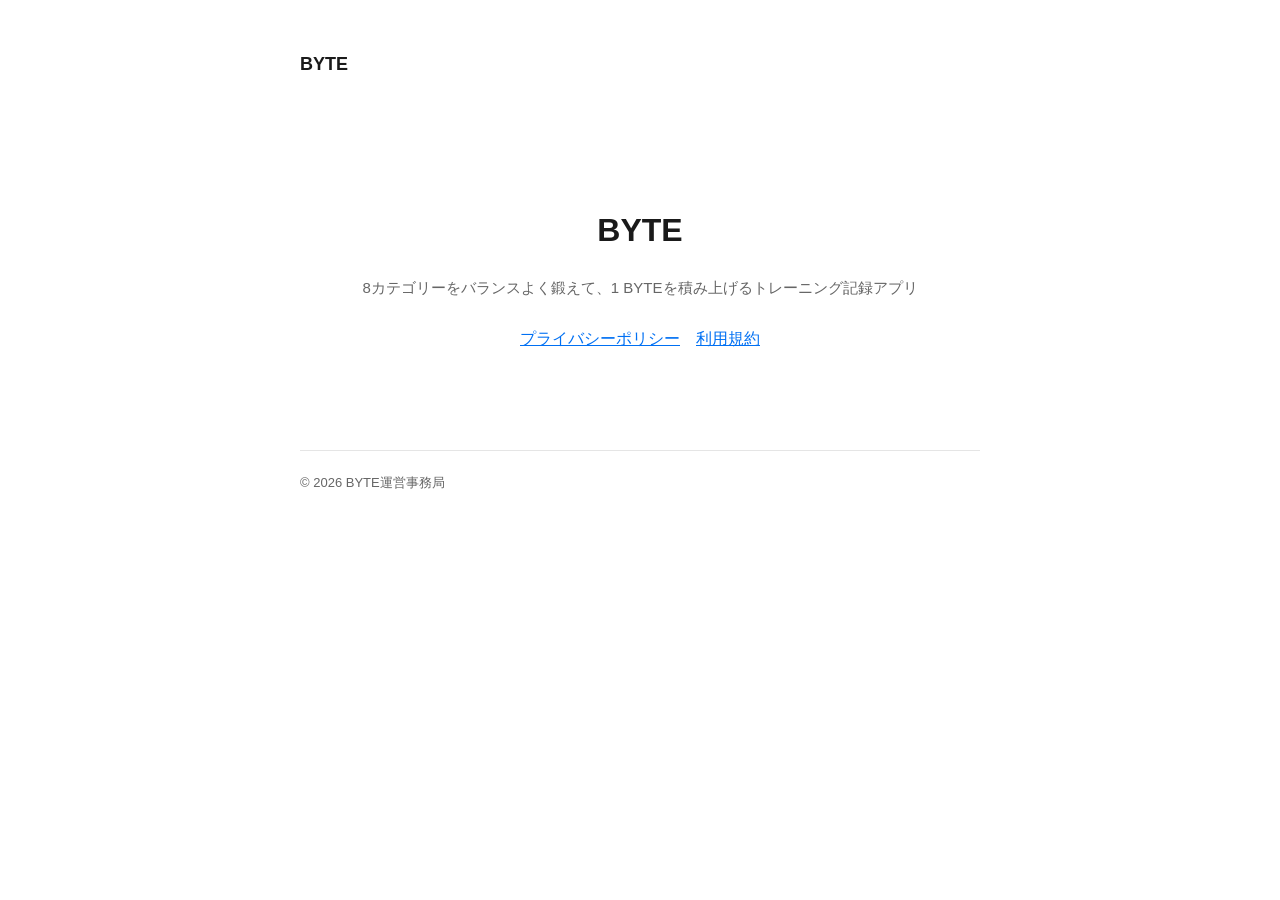
<file: index.html>
<!doctype html>
<html lang="ja">
<head>
<meta charset="utf-8">
<meta name="viewport" content="width=device-width, initial-scale=1">
<title>BYTE</title>
<link rel="stylesheet" href="style.css">
</head>
<body>
<div class="wrap">
  <header class="site"><a href="/">BYTE</a></header>
  <div class="home-hero">
    <h1>BYTE</h1>
    <p>8カテゴリーをバランスよく鍛えて、1 BYTEを積み上げるトレーニング記録アプリ</p>
    <div class="home-links">
      <a href="/privacy.html">プライバシーポリシー</a>
      <a href="/terms.html">利用規約</a>
    </div>
  </div>
  <footer>
    <span>&copy; 2026 BYTE運営事務局</span>
  </footer>
</div>
</body>
</html>
</file>
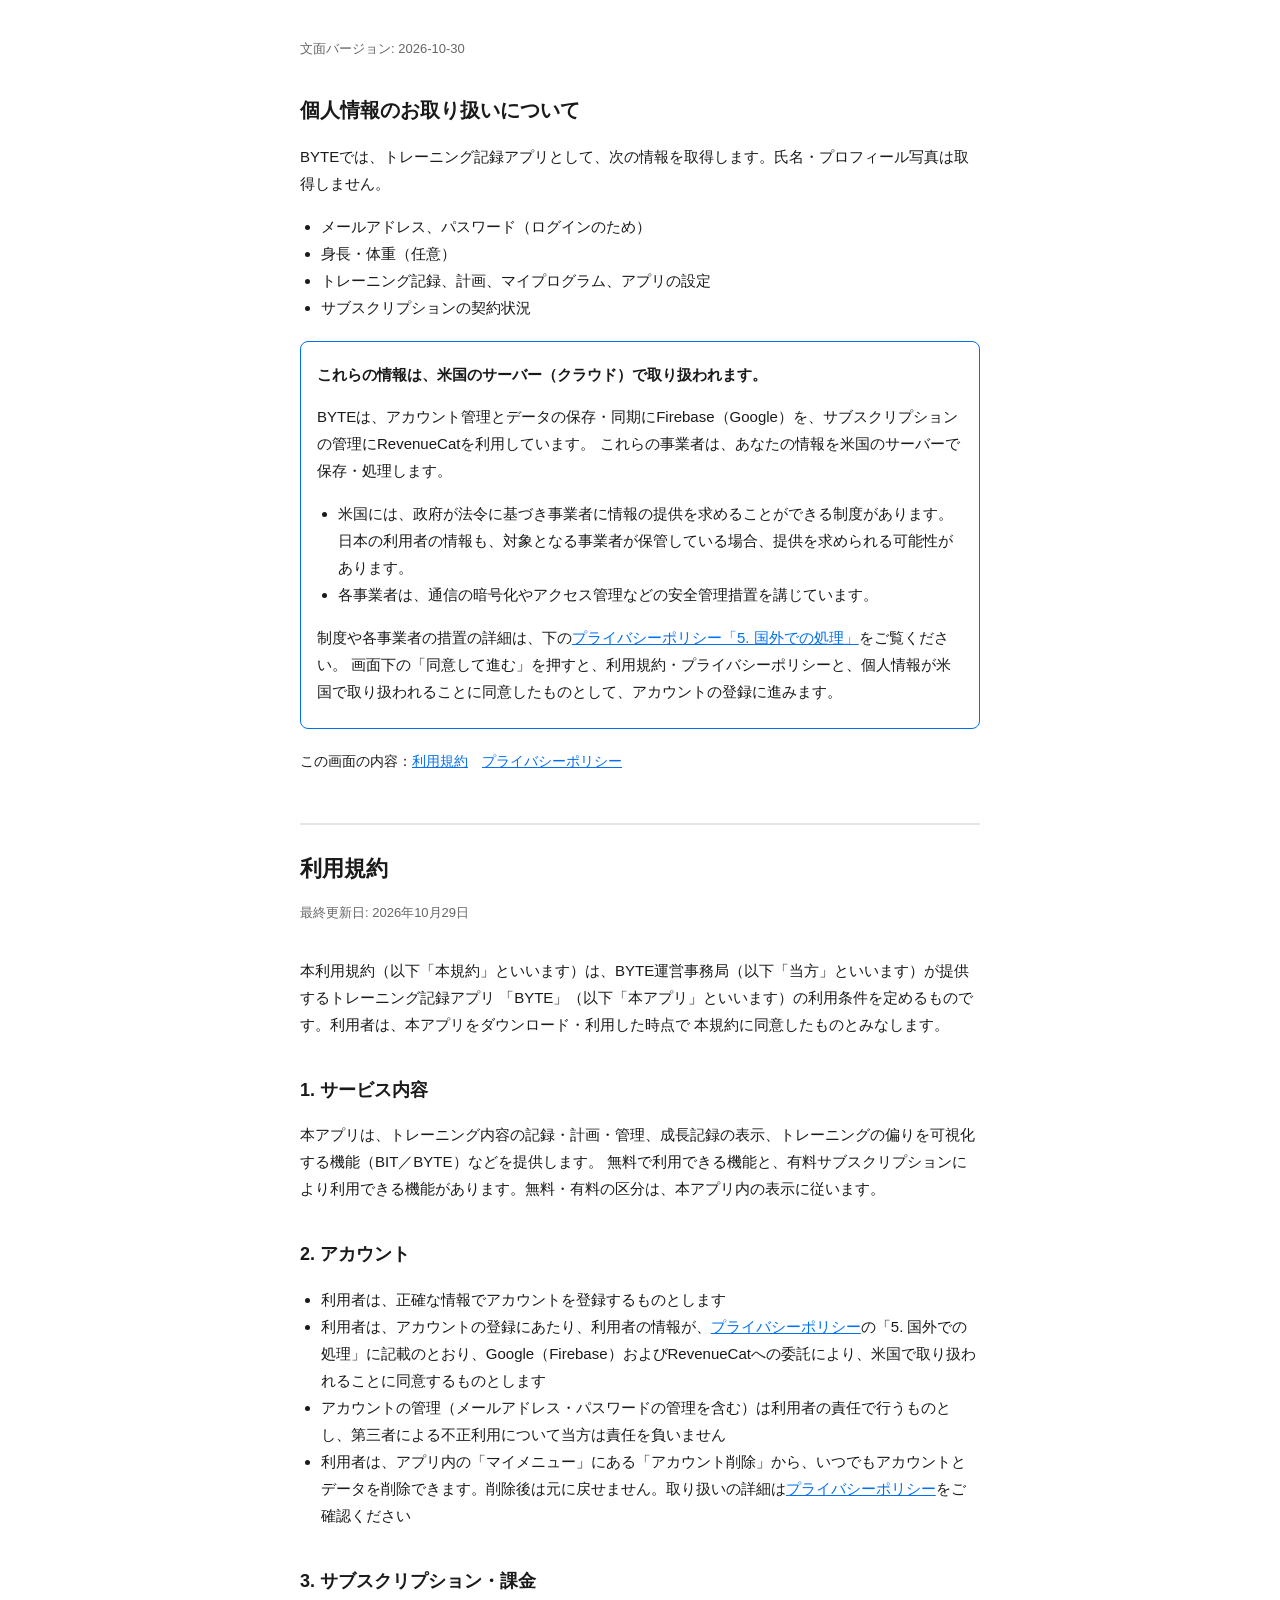
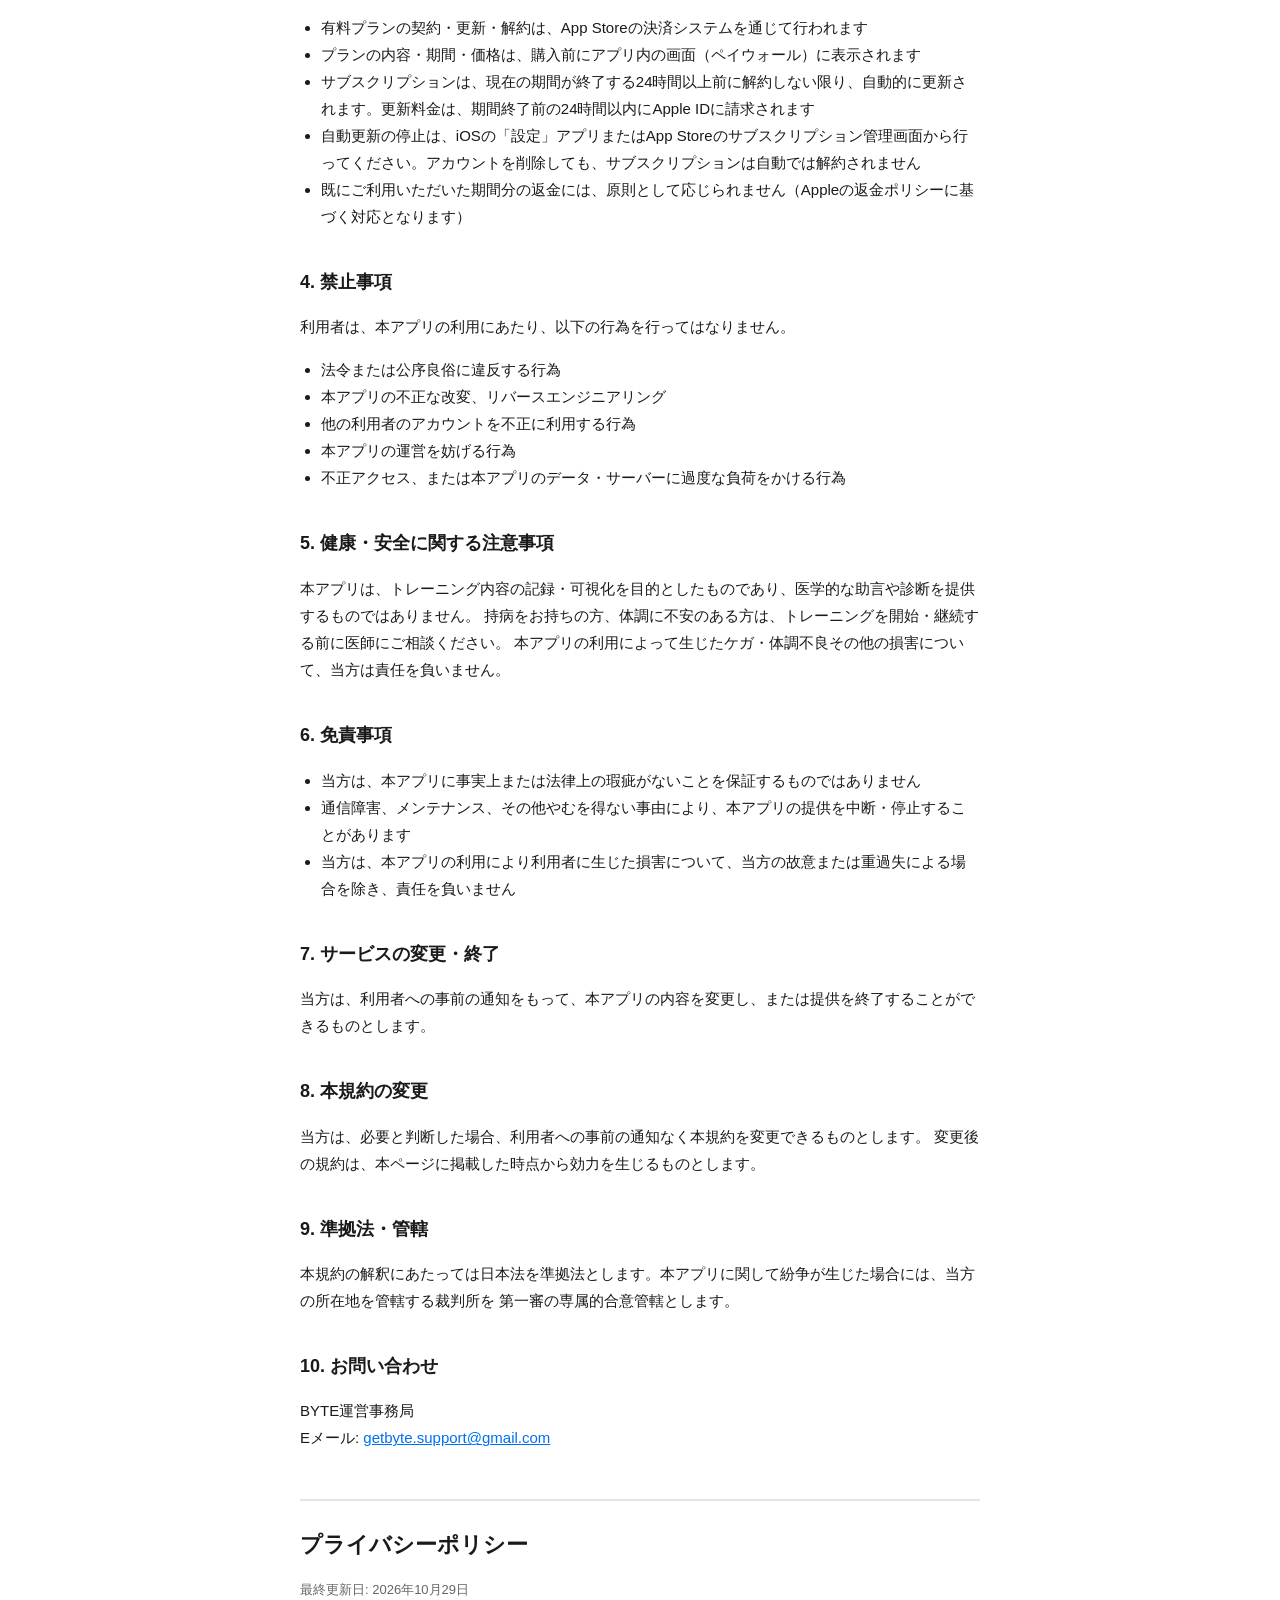
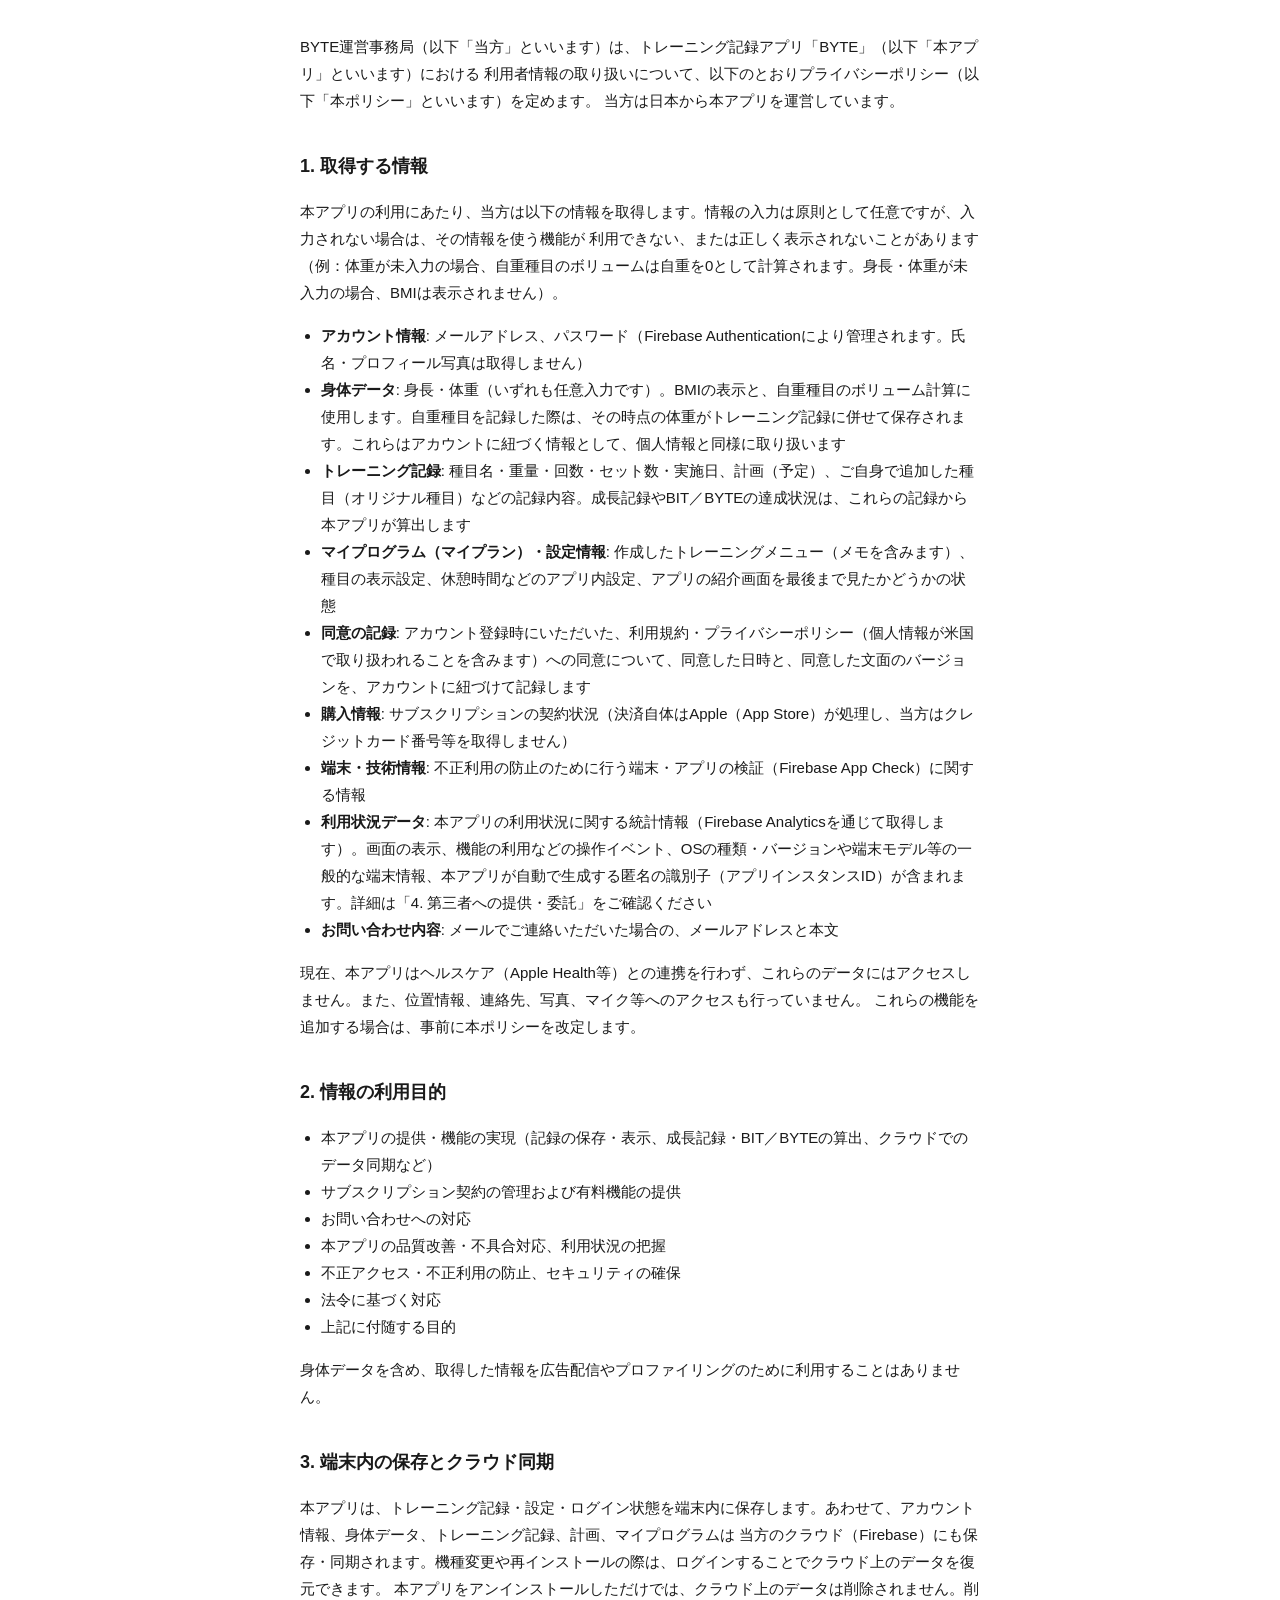
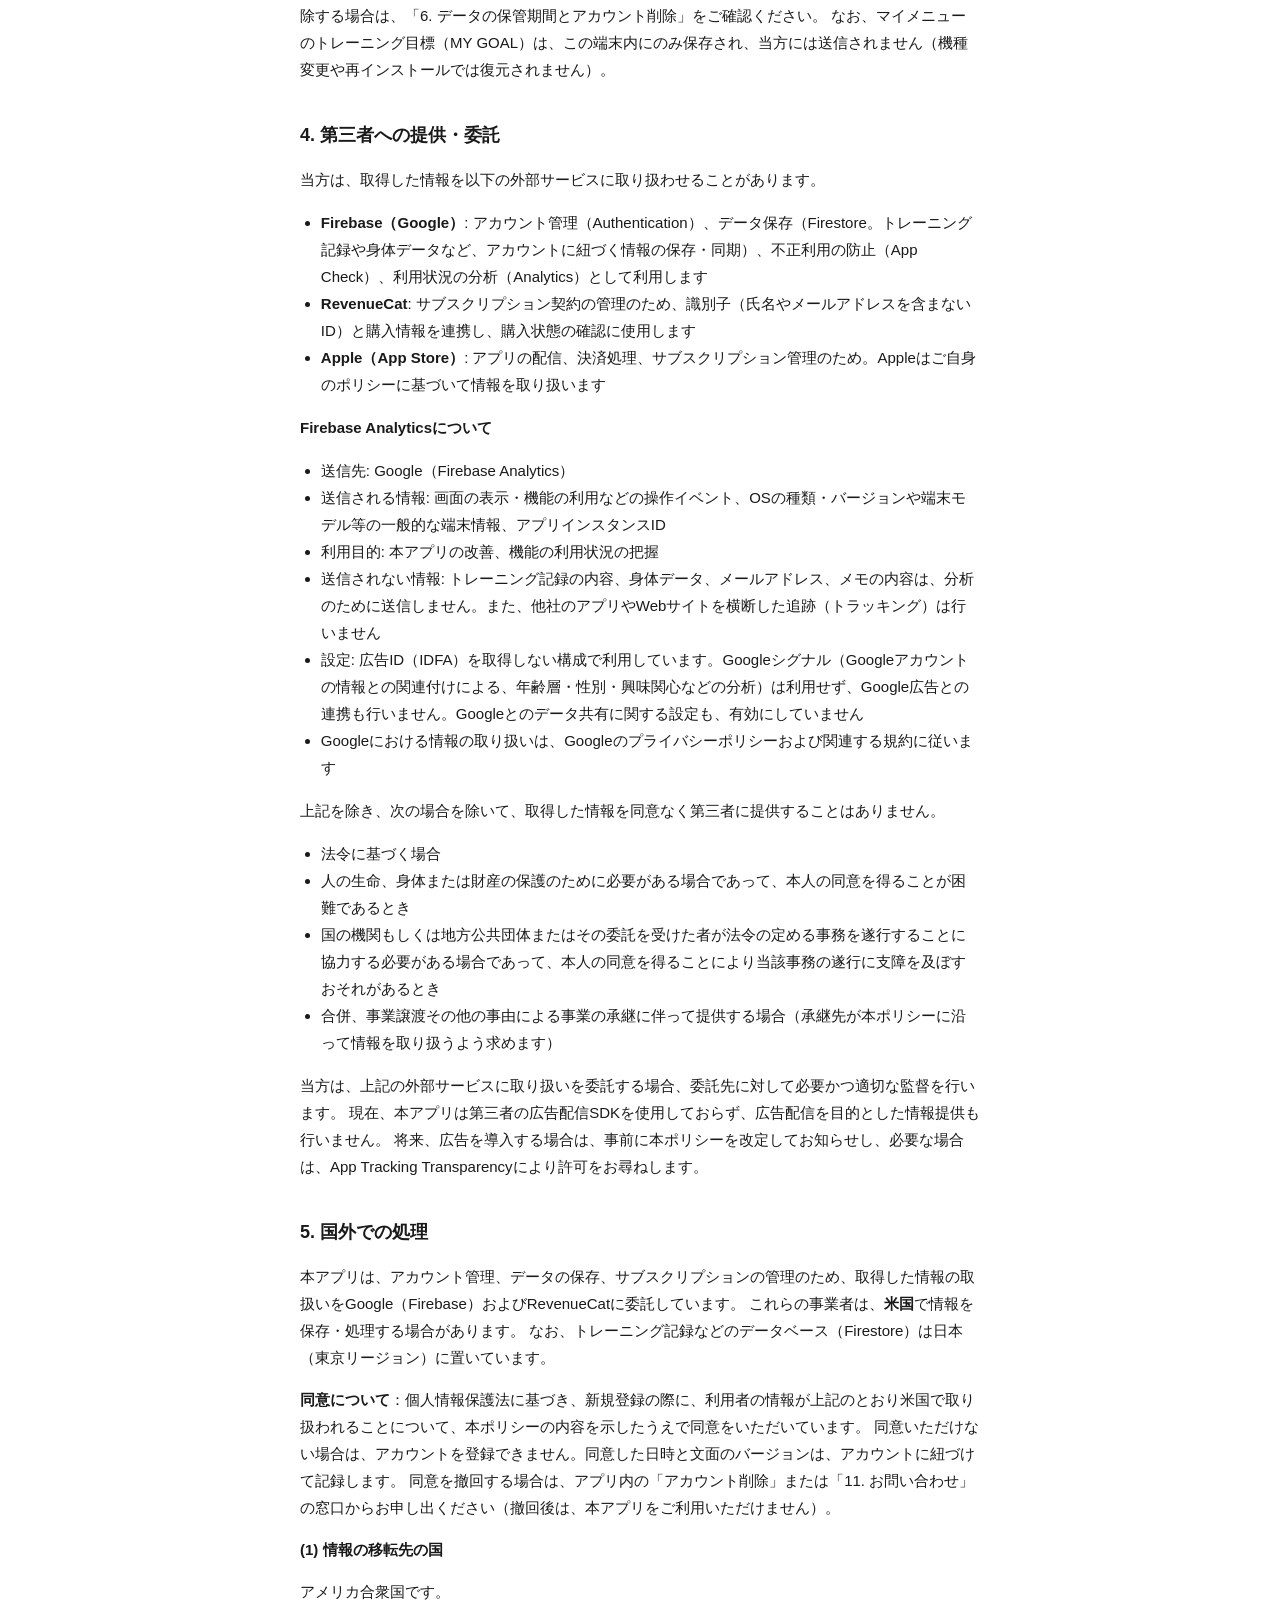
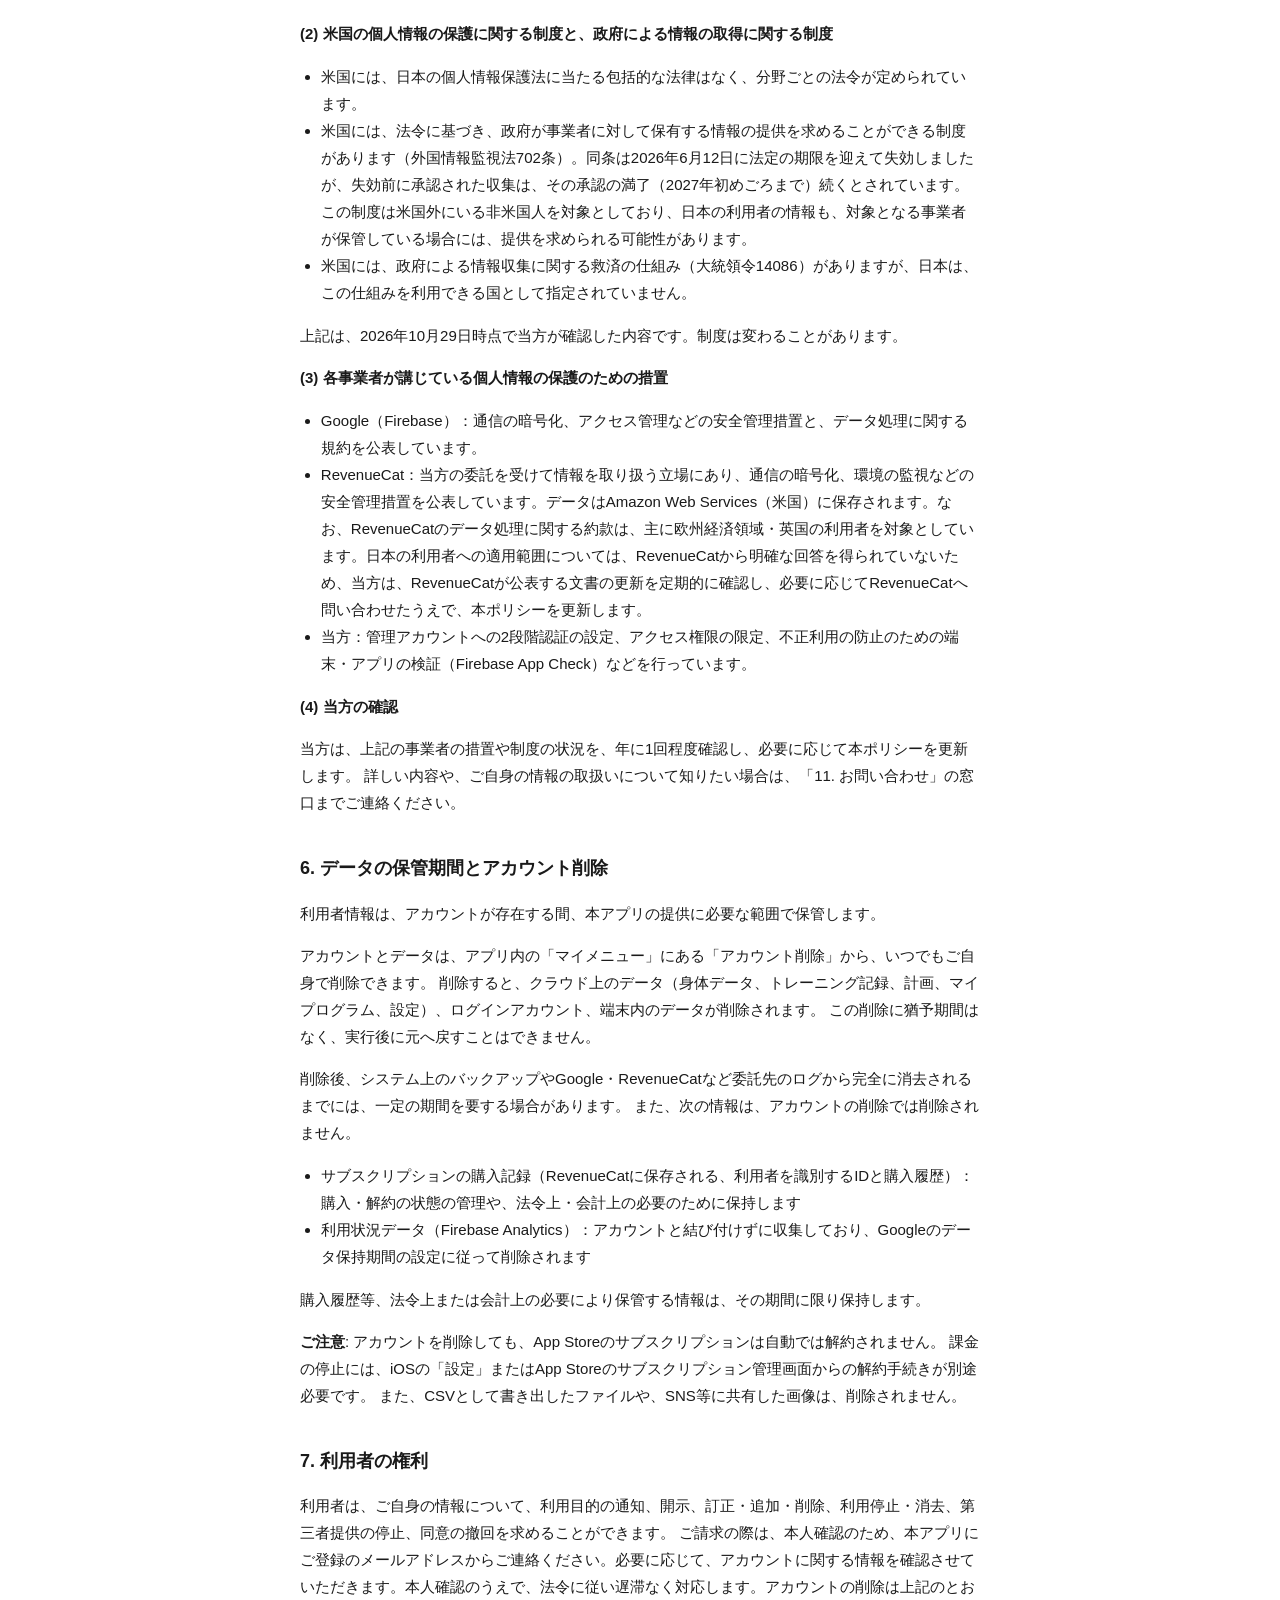
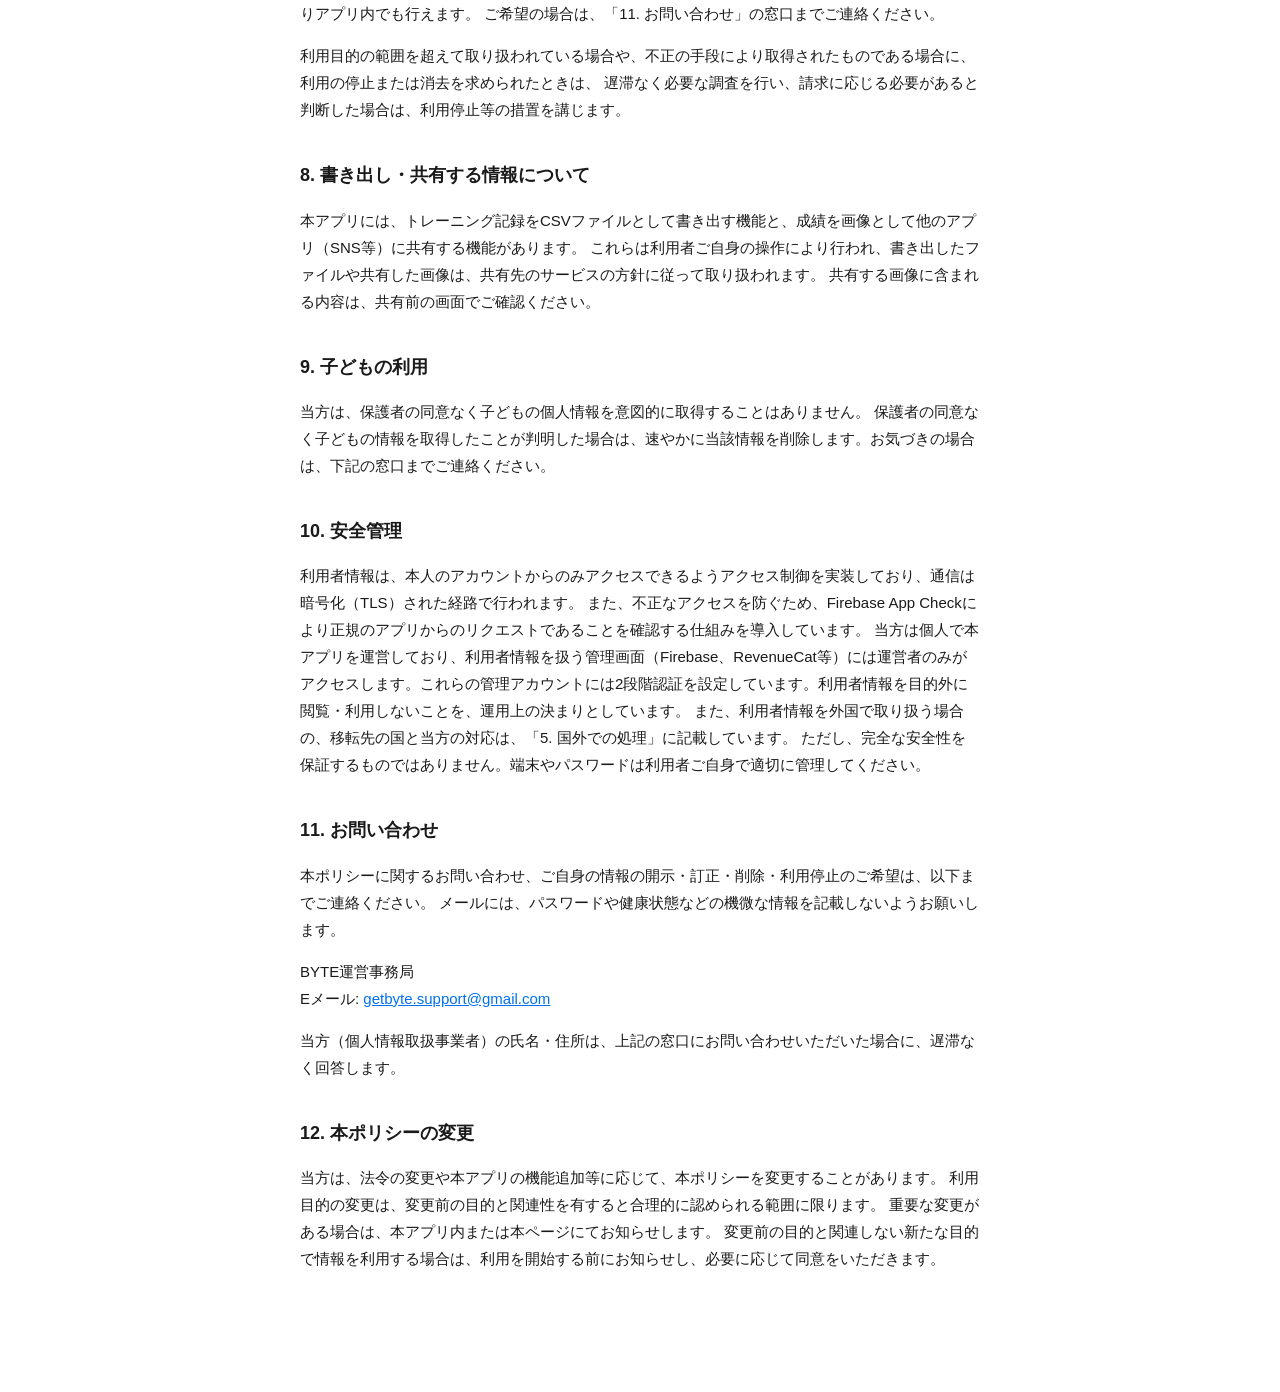
<file: consent.html>
<!doctype html>
<html lang="ja">
<head>
<meta charset="utf-8">
<meta name="viewport" content="width=device-width, initial-scale=1">
<meta name="robots" content="noindex">
<title>ご利用にあたって | BYTE</title>
<link rel="stylesheet" href="style.css">
<style>
  .wrap { padding-top: 24px; }
  h2.part { font-size: 20px; margin-top: 0; }
  section { margin-bottom: 40px; }
  .notice { border: 1px solid var(--accent); border-radius: 8px; padding: 4px 16px 8px; margin: 20px 0; }
  .toc { font-size: 14px; }
  .doc-title { font-size: 22px; margin: 48px 0 4px; padding-top: 24px; border-top: 2px solid var(--border); }
</style>
</head>
<body>
<!-- このファイルは build_consent.py で自動生成されます。直接は編集しないでください。 -->
<div class="wrap">
  <p class="updated">文面バージョン: 2026-10-30</p>

  <section id="intro">
    <h2 class="part">個人情報のお取り扱いについて</h2>
    <p>
      BYTEでは、トレーニング記録アプリとして、次の情報を取得します。氏名・プロフィール写真は取得しません。
    </p>
    <ul>
      <li>メールアドレス、パスワード（ログインのため）</li>
      <li>身長・体重（任意）</li>
      <li>トレーニング記録、計画、マイプログラム、アプリの設定</li>
      <li>サブスクリプションの契約状況</li>
    </ul>
    <div class="notice">
      <p><strong>これらの情報は、米国のサーバー（クラウド）で取り扱われます。</strong></p>
      <p>
        BYTEは、アカウント管理とデータの保存・同期にFirebase（Google）を、サブスクリプションの管理にRevenueCatを利用しています。
        これらの事業者は、あなたの情報を米国のサーバーで保存・処理します。
      </p>
      <ul>
        <li>米国には、政府が法令に基づき事業者に情報の提供を求めることができる制度があります。日本の利用者の情報も、対象となる事業者が保管している場合、提供を求められる可能性があります。</li>
        <li>各事業者は、通信の暗号化やアクセス管理などの安全管理措置を講じています。</li>
      </ul>
      <p>
        制度や各事業者の措置の詳細は、下の<a href="#privacy-5">プライバシーポリシー「5. 国外での処理」</a>をご覧ください。
        画面下の「同意して進む」を押すと、利用規約・プライバシーポリシーと、個人情報が米国で取り扱われることに同意したものとして、アカウントの登録に進みます。
      </p>
    </div>
    <p class="toc">この画面の内容：<a href="#terms">利用規約</a>　<a href="#privacy">プライバシーポリシー</a></p>
  </section>

  <section id="terms">
    <h2 class="doc-title">利用規約</h2>
    <p class="updated">最終更新日: 2026年10月29日</p>
<p>
    本利用規約（以下「本規約」といいます）は、BYTE運営事務局（以下「当方」といいます）が提供するトレーニング記録アプリ
    「BYTE」（以下「本アプリ」といいます）の利用条件を定めるものです。利用者は、本アプリをダウンロード・利用した時点で
    本規約に同意したものとみなします。
  </p>

  <h2>1. サービス内容</h2>
  <p>
    本アプリは、トレーニング内容の記録・計画・管理、成長記録の表示、トレーニングの偏りを可視化する機能（BIT／BYTE）などを提供します。
    無料で利用できる機能と、有料サブスクリプションにより利用できる機能があります。無料・有料の区分は、本アプリ内の表示に従います。
  </p>

  <h2>2. アカウント</h2>
  <ul>
    <li>利用者は、正確な情報でアカウントを登録するものとします</li>
    <li>利用者は、アカウントの登録にあたり、利用者の情報が、<a href="#privacy-5">プライバシーポリシー</a>の「5. 国外での処理」に記載のとおり、Google（Firebase）およびRevenueCatへの委託により、米国で取り扱われることに同意するものとします</li>
    <li>アカウントの管理（メールアドレス・パスワードの管理を含む）は利用者の責任で行うものとし、第三者による不正利用について当方は責任を負いません</li>
    <li>利用者は、アプリ内の「マイメニュー」にある「アカウント削除」から、いつでもアカウントとデータを削除できます。削除後は元に戻せません。取り扱いの詳細は<a href="#privacy">プライバシーポリシー</a>をご確認ください</li>
  </ul>

  <h2>3. サブスクリプション・課金</h2>
  <ul>
    <li>有料プランの契約・更新・解約は、App Storeの決済システムを通じて行われます</li>
    <li>プランの内容・期間・価格は、購入前にアプリ内の画面（ペイウォール）に表示されます</li>
    <li>サブスクリプションは、現在の期間が終了する24時間以上前に解約しない限り、自動的に更新されます。更新料金は、期間終了前の24時間以内にApple IDに請求されます</li>
    <li>自動更新の停止は、iOSの「設定」アプリまたはApp Storeのサブスクリプション管理画面から行ってください。アカウントを削除しても、サブスクリプションは自動では解約されません</li>
    <li>既にご利用いただいた期間分の返金には、原則として応じられません（Appleの返金ポリシーに基づく対応となります）</li>
  </ul>

  <h2>4. 禁止事項</h2>
  <p>利用者は、本アプリの利用にあたり、以下の行為を行ってはなりません。</p>
  <ul>
    <li>法令または公序良俗に違反する行為</li>
    <li>本アプリの不正な改変、リバースエンジニアリング</li>
    <li>他の利用者のアカウントを不正に利用する行為</li>
    <li>本アプリの運営を妨げる行為</li>
    <li>不正アクセス、または本アプリのデータ・サーバーに過度な負荷をかける行為</li>
  </ul>

  <h2>5. 健康・安全に関する注意事項</h2>
  <p>
    本アプリは、トレーニング内容の記録・可視化を目的としたものであり、医学的な助言や診断を提供するものではありません。
    持病をお持ちの方、体調に不安のある方は、トレーニングを開始・継続する前に医師にご相談ください。
    本アプリの利用によって生じたケガ・体調不良その他の損害について、当方は責任を負いません。
  </p>

  <h2>6. 免責事項</h2>
  <ul>
    <li>当方は、本アプリに事実上または法律上の瑕疵がないことを保証するものではありません</li>
    <li>通信障害、メンテナンス、その他やむを得ない事由により、本アプリの提供を中断・停止することがあります</li>
    <li>当方は、本アプリの利用により利用者に生じた損害について、当方の故意または重過失による場合を除き、責任を負いません</li>
  </ul>

  <h2>7. サービスの変更・終了</h2>
  <p>
    当方は、利用者への事前の通知をもって、本アプリの内容を変更し、または提供を終了することができるものとします。
  </p>

  <h2>8. 本規約の変更</h2>
  <p>
    当方は、必要と判断した場合、利用者への事前の通知なく本規約を変更できるものとします。
    変更後の規約は、本ページに掲載した時点から効力を生じるものとします。
  </p>

  <h2>9. 準拠法・管轄</h2>
  <p>
    本規約の解釈にあたっては日本法を準拠法とします。本アプリに関して紛争が生じた場合には、当方の所在地を管轄する裁判所を
    第一審の専属的合意管轄とします。
  </p>

  <h2>10. お問い合わせ</h2>
  <p>BYTE運営事務局<br>Eメール: <a href="mailto:getbyte.support@gmail.com">getbyte.support@gmail.com</a></p>
  </section>

  <section id="privacy">
    <h2 class="doc-title">プライバシーポリシー</h2>
    <p class="updated">最終更新日: 2026年10月29日</p>
<p>
    BYTE運営事務局（以下「当方」といいます）は、トレーニング記録アプリ「BYTE」（以下「本アプリ」といいます）における
    利用者情報の取り扱いについて、以下のとおりプライバシーポリシー（以下「本ポリシー」といいます）を定めます。
    当方は日本から本アプリを運営しています。
  </p>

  <h2>1. 取得する情報</h2>
  <p>
    本アプリの利用にあたり、当方は以下の情報を取得します。情報の入力は原則として任意ですが、入力されない場合は、その情報を使う機能が
    利用できない、または正しく表示されないことがあります（例：体重が未入力の場合、自重種目のボリュームは自重を0として計算されます。身長・体重が未入力の場合、BMIは表示されません）。
  </p>
  <ul>
    <li><strong>アカウント情報</strong>: メールアドレス、パスワード（Firebase Authenticationにより管理されます。氏名・プロフィール写真は取得しません）</li>
    <li><strong>身体データ</strong>: 身長・体重（いずれも任意入力です）。BMIの表示と、自重種目のボリューム計算に使用します。自重種目を記録した際は、その時点の体重がトレーニング記録に併せて保存されます。これらはアカウントに紐づく情報として、個人情報と同様に取り扱います</li>
    <li><strong>トレーニング記録</strong>: 種目名・重量・回数・セット数・実施日、計画（予定）、ご自身で追加した種目（オリジナル種目）などの記録内容。成長記録やBIT／BYTEの達成状況は、これらの記録から本アプリが算出します</li>
    <li><strong>マイプログラム（マイプラン）・設定情報</strong>: 作成したトレーニングメニュー（メモを含みます）、種目の表示設定、休憩時間などのアプリ内設定、アプリの紹介画面を最後まで見たかどうかの状態</li>
    <li><strong>同意の記録</strong>: アカウント登録時にいただいた、利用規約・プライバシーポリシー（個人情報が米国で取り扱われることを含みます）への同意について、同意した日時と、同意した文面のバージョンを、アカウントに紐づけて記録します</li>
    <li><strong>購入情報</strong>: サブスクリプションの契約状況（決済自体はApple（App Store）が処理し、当方はクレジットカード番号等を取得しません）</li>
    <li><strong>端末・技術情報</strong>: 不正利用の防止のために行う端末・アプリの検証（Firebase App Check）に関する情報</li>
    <li><strong>利用状況データ</strong>: 本アプリの利用状況に関する統計情報（Firebase Analyticsを通じて取得します）。画面の表示、機能の利用などの操作イベント、OSの種類・バージョンや端末モデル等の一般的な端末情報、本アプリが自動で生成する匿名の識別子（アプリインスタンスID）が含まれます。詳細は「4. 第三者への提供・委託」をご確認ください</li>
    <li><strong>お問い合わせ内容</strong>: メールでご連絡いただいた場合の、メールアドレスと本文</li>
  </ul>
  <p>
    現在、本アプリはヘルスケア（Apple Health等）との連携を行わず、これらのデータにはアクセスしません。また、位置情報、連絡先、写真、マイク等へのアクセスも行っていません。
    これらの機能を追加する場合は、事前に本ポリシーを改定します。
  </p>

  <h2>2. 情報の利用目的</h2>
  <ul>
    <li>本アプリの提供・機能の実現（記録の保存・表示、成長記録・BIT／BYTEの算出、クラウドでのデータ同期など）</li>
    <li>サブスクリプション契約の管理および有料機能の提供</li>
    <li>お問い合わせへの対応</li>
    <li>本アプリの品質改善・不具合対応、利用状況の把握</li>
    <li>不正アクセス・不正利用の防止、セキュリティの確保</li>
    <li>法令に基づく対応</li>
    <li>上記に付随する目的</li>
  </ul>
  <p>身体データを含め、取得した情報を広告配信やプロファイリングのために利用することはありません。</p>

  <h2>3. 端末内の保存とクラウド同期</h2>
  <p>
    本アプリは、トレーニング記録・設定・ログイン状態を端末内に保存します。あわせて、アカウント情報、身体データ、トレーニング記録、計画、マイプログラムは
    当方のクラウド（Firebase）にも保存・同期されます。機種変更や再インストールの際は、ログインすることでクラウド上のデータを復元できます。
    本アプリをアンインストールしただけでは、クラウド上のデータは削除されません。削除する場合は、「6. データの保管期間とアカウント削除」をご確認ください。
    なお、マイメニューのトレーニング目標（MY GOAL）は、この端末内にのみ保存され、当方には送信されません（機種変更や再インストールでは復元されません）。
  </p>

  <h2>4. 第三者への提供・委託</h2>
  <p>当方は、取得した情報を以下の外部サービスに取り扱わせることがあります。</p>
  <ul>
    <li><strong>Firebase（Google）</strong>: アカウント管理（Authentication）、データ保存（Firestore。トレーニング記録や身体データなど、アカウントに紐づく情報の保存・同期）、不正利用の防止（App Check）、利用状況の分析（Analytics）として利用します</li>
    <li><strong>RevenueCat</strong>: サブスクリプション契約の管理のため、識別子（氏名やメールアドレスを含まないID）と購入情報を連携し、購入状態の確認に使用します</li>
    <li><strong>Apple（App Store）</strong>: アプリの配信、決済処理、サブスクリプション管理のため。Appleはご自身のポリシーに基づいて情報を取り扱います</li>
  </ul>

  <p><strong>Firebase Analyticsについて</strong></p>
  <ul>
    <li>送信先: Google（Firebase Analytics）</li>
    <li>送信される情報: 画面の表示・機能の利用などの操作イベント、OSの種類・バージョンや端末モデル等の一般的な端末情報、アプリインスタンスID</li>
    <li>利用目的: 本アプリの改善、機能の利用状況の把握</li>
    <li>送信されない情報: トレーニング記録の内容、身体データ、メールアドレス、メモの内容は、分析のために送信しません。また、他社のアプリやWebサイトを横断した追跡（トラッキング）は行いません</li>
    <li>設定: 広告ID（IDFA）を取得しない構成で利用しています。Googleシグナル（Googleアカウントの情報との関連付けによる、年齢層・性別・興味関心などの分析）は利用せず、Google広告との連携も行いません。Googleとのデータ共有に関する設定も、有効にしていません</li>
    <li>Googleにおける情報の取り扱いは、Googleのプライバシーポリシーおよび関連する規約に従います</li>
  </ul>

  <p>
    上記を除き、次の場合を除いて、取得した情報を同意なく第三者に提供することはありません。
  </p>
  <ul>
    <li>法令に基づく場合</li>
    <li>人の生命、身体または財産の保護のために必要がある場合であって、本人の同意を得ることが困難であるとき</li>
    <li>国の機関もしくは地方公共団体またはその委託を受けた者が法令の定める事務を遂行することに協力する必要がある場合であって、本人の同意を得ることにより当該事務の遂行に支障を及ぼすおそれがあるとき</li>
    <li>合併、事業譲渡その他の事由による事業の承継に伴って提供する場合（承継先が本ポリシーに沿って情報を取り扱うよう求めます）</li>
  </ul>
  <p>
    当方は、上記の外部サービスに取り扱いを委託する場合、委託先に対して必要かつ適切な監督を行います。
    現在、本アプリは第三者の広告配信SDKを使用しておらず、広告配信を目的とした情報提供も行いません。
    将来、広告を導入する場合は、事前に本ポリシーを改定してお知らせし、必要な場合は、App Tracking Transparencyにより許可をお尋ねします。
  </p>

  <h2 id="privacy-5">5. 国外での処理</h2>
  <p>
    本アプリは、アカウント管理、データの保存、サブスクリプションの管理のため、取得した情報の取扱いをGoogle（Firebase）およびRevenueCatに委託しています。
    これらの事業者は、<strong>米国</strong>で情報を保存・処理する場合があります。
    なお、トレーニング記録などのデータベース（Firestore）は日本（東京リージョン）に置いています。
  </p>
  <p>
    <strong>同意について</strong>：個人情報保護法に基づき、新規登録の際に、利用者の情報が上記のとおり米国で取り扱われることについて、本ポリシーの内容を示したうえで同意をいただいています。
    同意いただけない場合は、アカウントを登録できません。同意した日時と文面のバージョンは、アカウントに紐づけて記録します。
    同意を撤回する場合は、アプリ内の「アカウント削除」または「11. お問い合わせ」の窓口からお申し出ください（撤回後は、本アプリをご利用いただけません）。
  </p>
  <p><strong>(1) 情報の移転先の国</strong></p>
  <p>アメリカ合衆国です。</p>
  <p><strong>(2) 米国の個人情報の保護に関する制度と、政府による情報の取得に関する制度</strong></p>
  <ul>
    <li>米国には、日本の個人情報保護法に当たる包括的な法律はなく、分野ごとの法令が定められています。</li>
    <li>米国には、法令に基づき、政府が事業者に対して保有する情報の提供を求めることができる制度があります（外国情報監視法702条）。同条は2026年6月12日に法定の期限を迎えて失効しましたが、失効前に承認された収集は、その承認の満了（2027年初めごろまで）続くとされています。この制度は米国外にいる非米国人を対象としており、日本の利用者の情報も、対象となる事業者が保管している場合には、提供を求められる可能性があります。</li>
    <li>米国には、政府による情報収集に関する救済の仕組み（大統領令14086）がありますが、日本は、この仕組みを利用できる国として指定されていません。</li>
  </ul>
  <p>上記は、2026年10月29日時点で当方が確認した内容です。制度は変わることがあります。</p>
  <p><strong>(3) 各事業者が講じている個人情報の保護のための措置</strong></p>
  <ul>
    <li>Google（Firebase）：通信の暗号化、アクセス管理などの安全管理措置と、データ処理に関する規約を公表しています。</li>
    <li>RevenueCat：当方の委託を受けて情報を取り扱う立場にあり、通信の暗号化、環境の監視などの安全管理措置を公表しています。データはAmazon Web Services（米国）に保存されます。なお、RevenueCatのデータ処理に関する約款は、主に欧州経済領域・英国の利用者を対象としています。日本の利用者への適用範囲については、RevenueCatから明確な回答を得られていないため、当方は、RevenueCatが公表する文書の更新を定期的に確認し、必要に応じてRevenueCatへ問い合わせたうえで、本ポリシーを更新します。</li>
    <li>当方：管理アカウントへの2段階認証の設定、アクセス権限の限定、不正利用の防止のための端末・アプリの検証（Firebase App Check）などを行っています。</li>
  </ul>
  <p><strong>(4) 当方の確認</strong></p>
  <p>
    当方は、上記の事業者の措置や制度の状況を、年に1回程度確認し、必要に応じて本ポリシーを更新します。
    詳しい内容や、ご自身の情報の取扱いについて知りたい場合は、「11. お問い合わせ」の窓口までご連絡ください。
  </p>

  <h2>6. データの保管期間とアカウント削除</h2>
  <p>
    利用者情報は、アカウントが存在する間、本アプリの提供に必要な範囲で保管します。
  </p>
  <p>
    アカウントとデータは、アプリ内の「マイメニュー」にある「アカウント削除」から、いつでもご自身で削除できます。
    削除すると、クラウド上のデータ（身体データ、トレーニング記録、計画、マイプログラム、設定）、ログインアカウント、端末内のデータが削除されます。
    この削除に猶予期間はなく、実行後に元へ戻すことはできません。
  </p>
  <p>
    削除後、システム上のバックアップやGoogle・RevenueCatなど委託先のログから完全に消去されるまでには、一定の期間を要する場合があります。
    また、次の情報は、アカウントの削除では削除されません。
  </p>
  <ul>
    <li>サブスクリプションの購入記録（RevenueCatに保存される、利用者を識別するIDと購入履歴）：購入・解約の状態の管理や、法令上・会計上の必要のために保持します</li>
    <li>利用状況データ（Firebase Analytics）：アカウントと結び付けずに収集しており、Googleのデータ保持期間の設定に従って削除されます</li>
  </ul>
  <p>
    購入履歴等、法令上または会計上の必要により保管する情報は、その期間に限り保持します。
  </p>
  <p>
    <strong>ご注意</strong>: アカウントを削除しても、App Storeのサブスクリプションは自動では解約されません。
    課金の停止には、iOSの「設定」またはApp Storeのサブスクリプション管理画面からの解約手続きが別途必要です。
    また、CSVとして書き出したファイルや、SNS等に共有した画像は、削除されません。
  </p>

  <h2>7. 利用者の権利</h2>
  <p>
    利用者は、ご自身の情報について、利用目的の通知、開示、訂正・追加・削除、利用停止・消去、第三者提供の停止、同意の撤回を求めることができます。
    ご請求の際は、本人確認のため、本アプリにご登録のメールアドレスからご連絡ください。必要に応じて、アカウントに関する情報を確認させていただきます。本人確認のうえで、法令に従い遅滞なく対応します。アカウントの削除は上記のとおりアプリ内でも行えます。
    ご希望の場合は、「11. お問い合わせ」の窓口までご連絡ください。
  </p>
  <p>
    利用目的の範囲を超えて取り扱われている場合や、不正の手段により取得されたものである場合に、利用の停止または消去を求められたときは、
    遅滞なく必要な調査を行い、請求に応じる必要があると判断した場合は、利用停止等の措置を講じます。
  </p>

  <h2>8. 書き出し・共有する情報について</h2>
  <p>
    本アプリには、トレーニング記録をCSVファイルとして書き出す機能と、成績を画像として他のアプリ（SNS等）に共有する機能があります。
    これらは利用者ご自身の操作により行われ、書き出したファイルや共有した画像は、共有先のサービスの方針に従って取り扱われます。
    共有する画像に含まれる内容は、共有前の画面でご確認ください。
  </p>

  <h2>9. 子どもの利用</h2>
  <p>
    当方は、保護者の同意なく子どもの個人情報を意図的に取得することはありません。
    保護者の同意なく子どもの情報を取得したことが判明した場合は、速やかに当該情報を削除します。お気づきの場合は、下記の窓口までご連絡ください。
  </p>

  <h2>10. 安全管理</h2>
  <p>
    利用者情報は、本人のアカウントからのみアクセスできるようアクセス制御を実装しており、通信は暗号化（TLS）された経路で行われます。
    また、不正なアクセスを防ぐため、Firebase App Checkにより正規のアプリからのリクエストであることを確認する仕組みを導入しています。
    当方は個人で本アプリを運営しており、利用者情報を扱う管理画面（Firebase、RevenueCat等）には運営者のみがアクセスします。これらの管理アカウントには2段階認証を設定しています。利用者情報を目的外に閲覧・利用しないことを、運用上の決まりとしています。
    また、利用者情報を外国で取り扱う場合の、移転先の国と当方の対応は、「5. 国外での処理」に記載しています。
    ただし、完全な安全性を保証するものではありません。端末やパスワードは利用者ご自身で適切に管理してください。
  </p>

  <h2>11. お問い合わせ</h2>
  <p>
    本ポリシーに関するお問い合わせ、ご自身の情報の開示・訂正・削除・利用停止のご希望は、以下までご連絡ください。
    メールには、パスワードや健康状態などの機微な情報を記載しないようお願いします。
  </p>
  <p>BYTE運営事務局<br>Eメール: <a href="mailto:getbyte.support@gmail.com">getbyte.support@gmail.com</a></p>
  <p>当方（個人情報取扱事業者）の氏名・住所は、上記の窓口にお問い合わせいただいた場合に、遅滞なく回答します。</p>

  <h2>12. 本ポリシーの変更</h2>
  <p>
    当方は、法令の変更や本アプリの機能追加等に応じて、本ポリシーを変更することがあります。
    利用目的の変更は、変更前の目的と関連性を有すると合理的に認められる範囲に限ります。
    重要な変更がある場合は、本アプリ内または本ページにてお知らせします。
    変更前の目的と関連しない新たな目的で情報を利用する場合は、利用を開始する前にお知らせし、必要に応じて同意をいただきます。
  </p>
  </section>
</div>
</body>
</html>
</file>
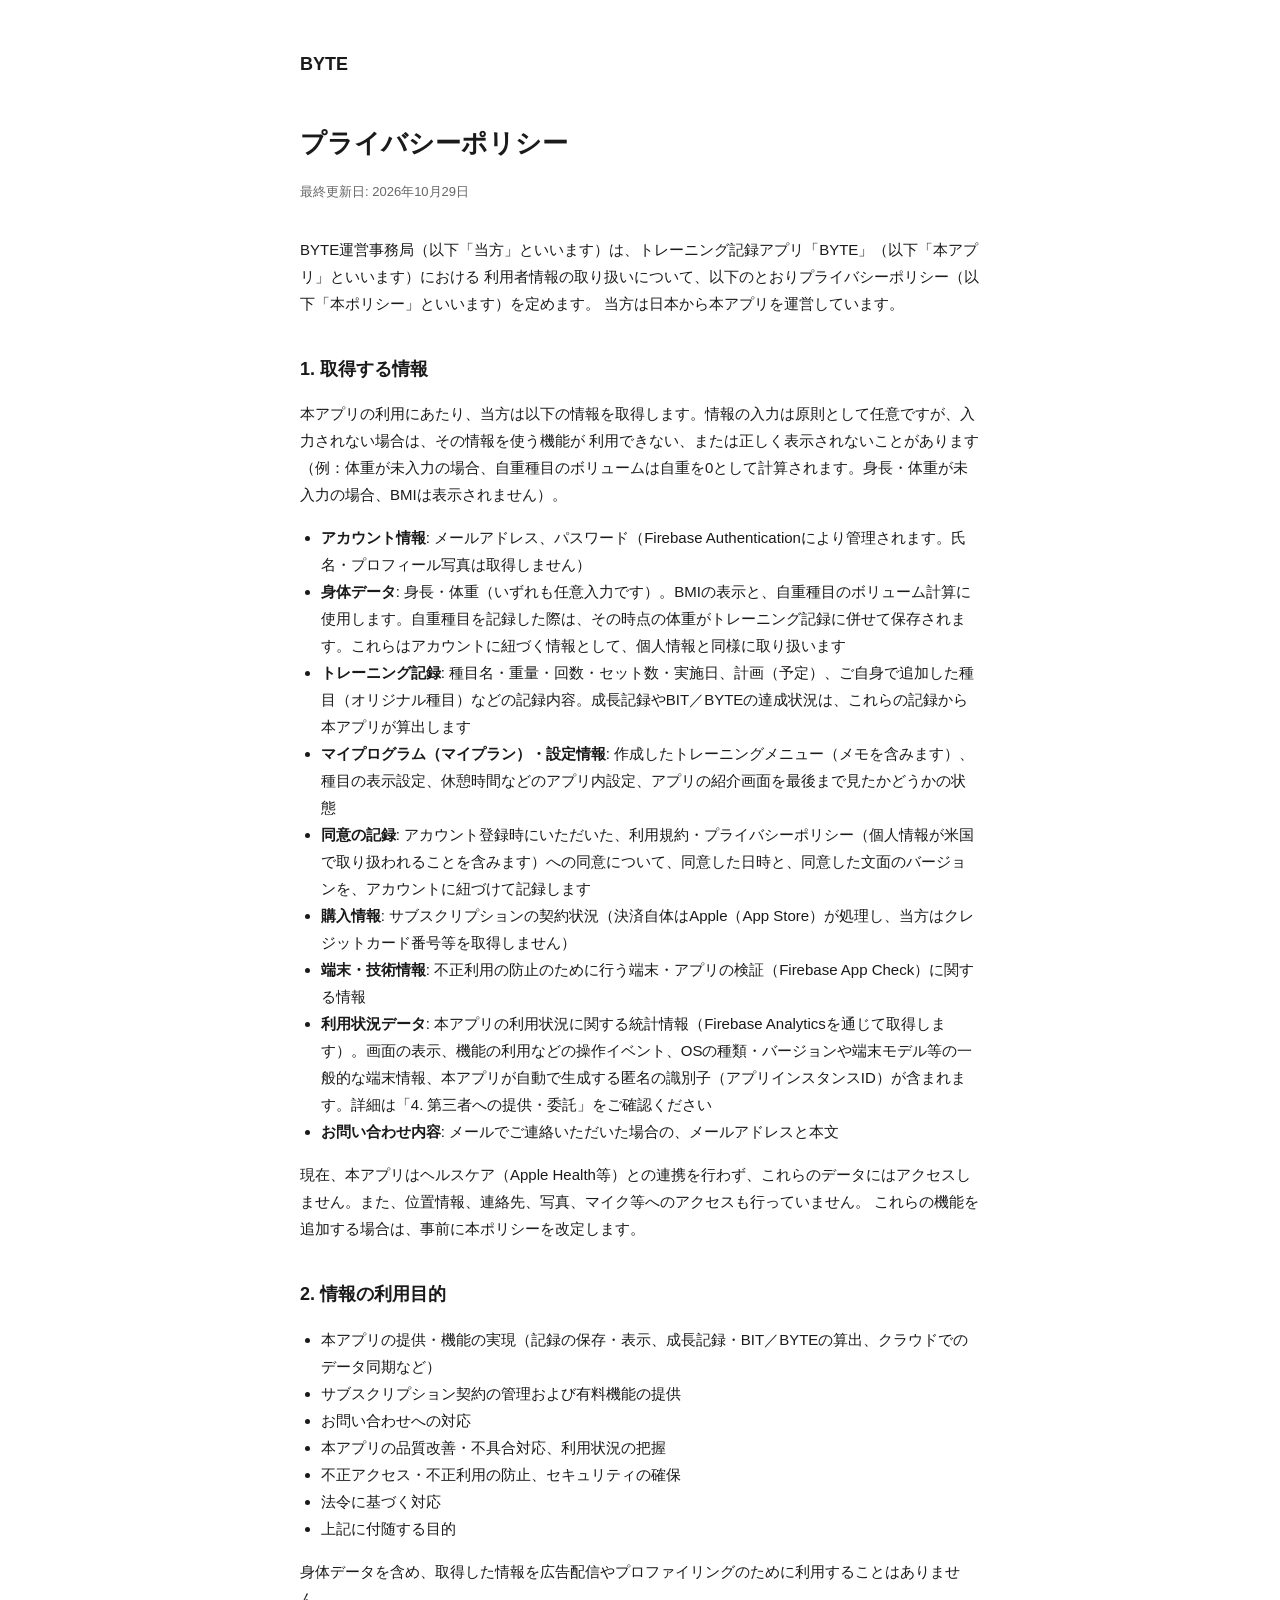
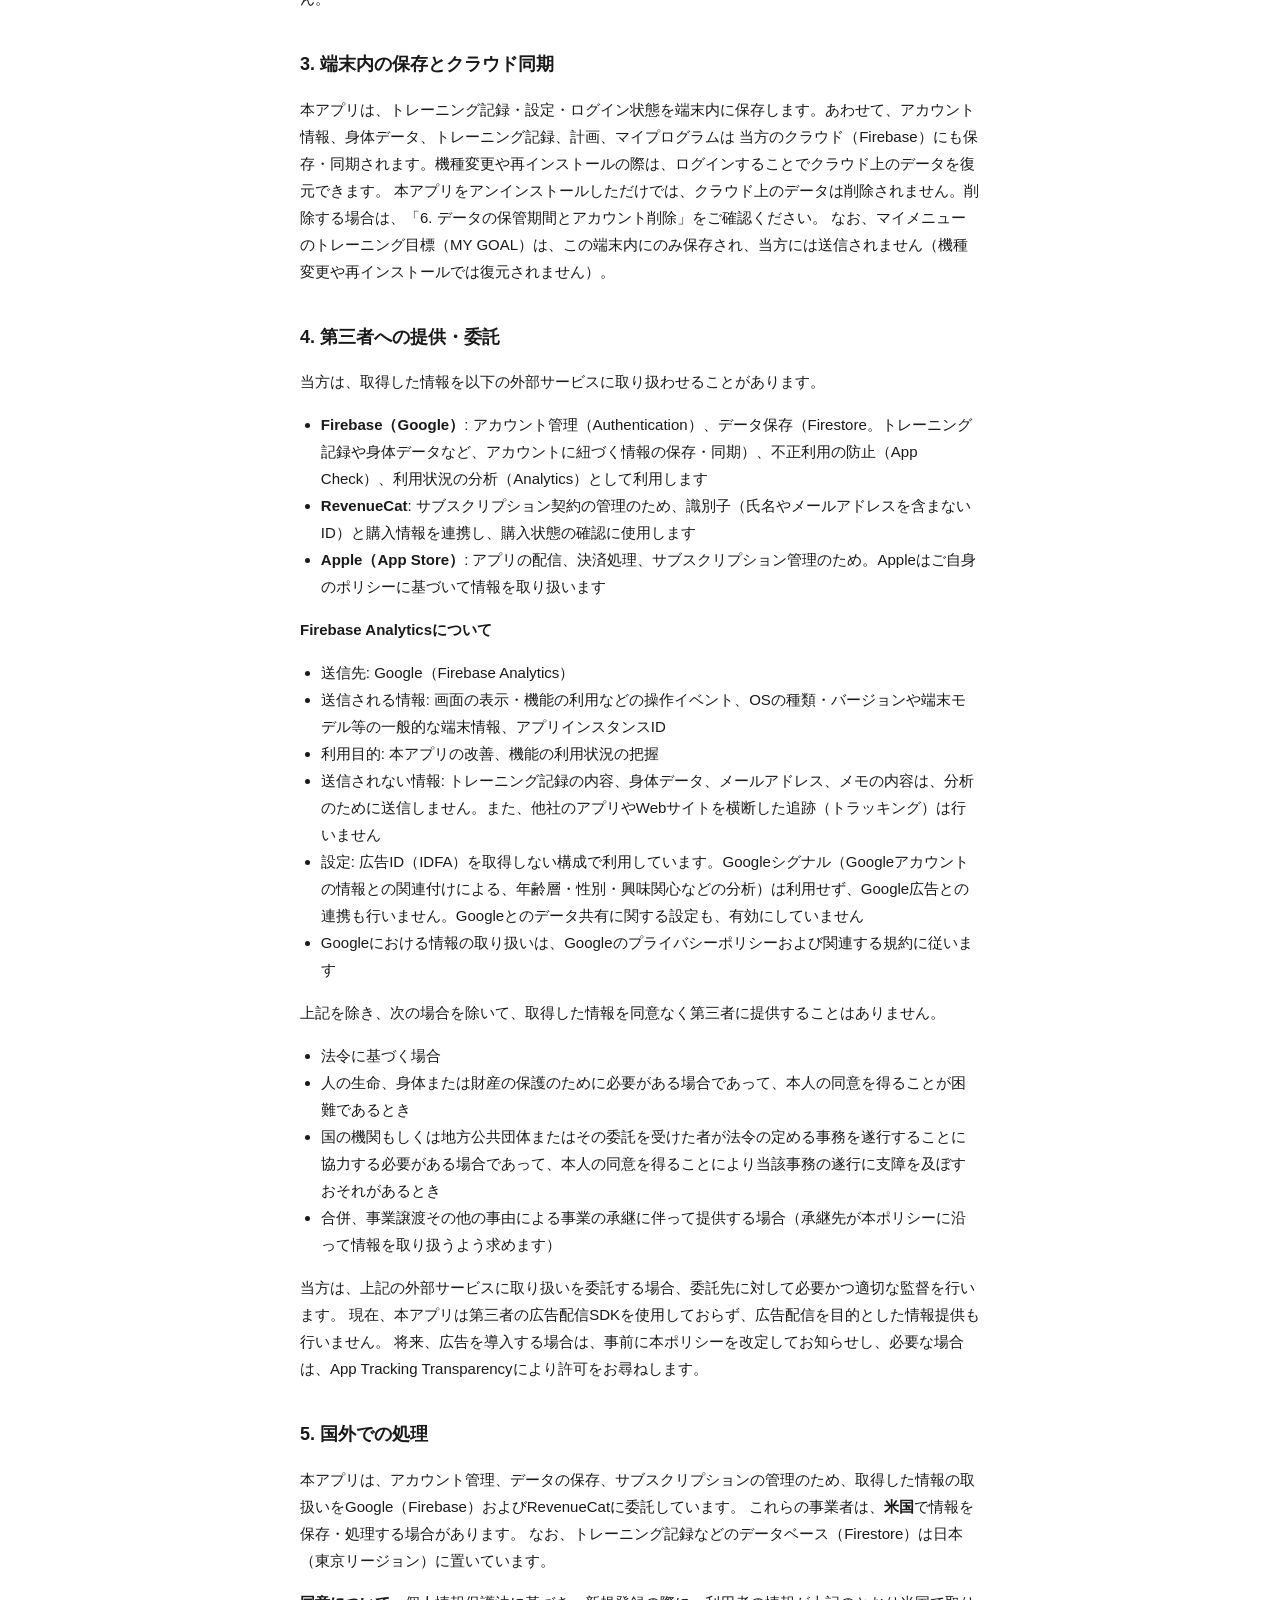
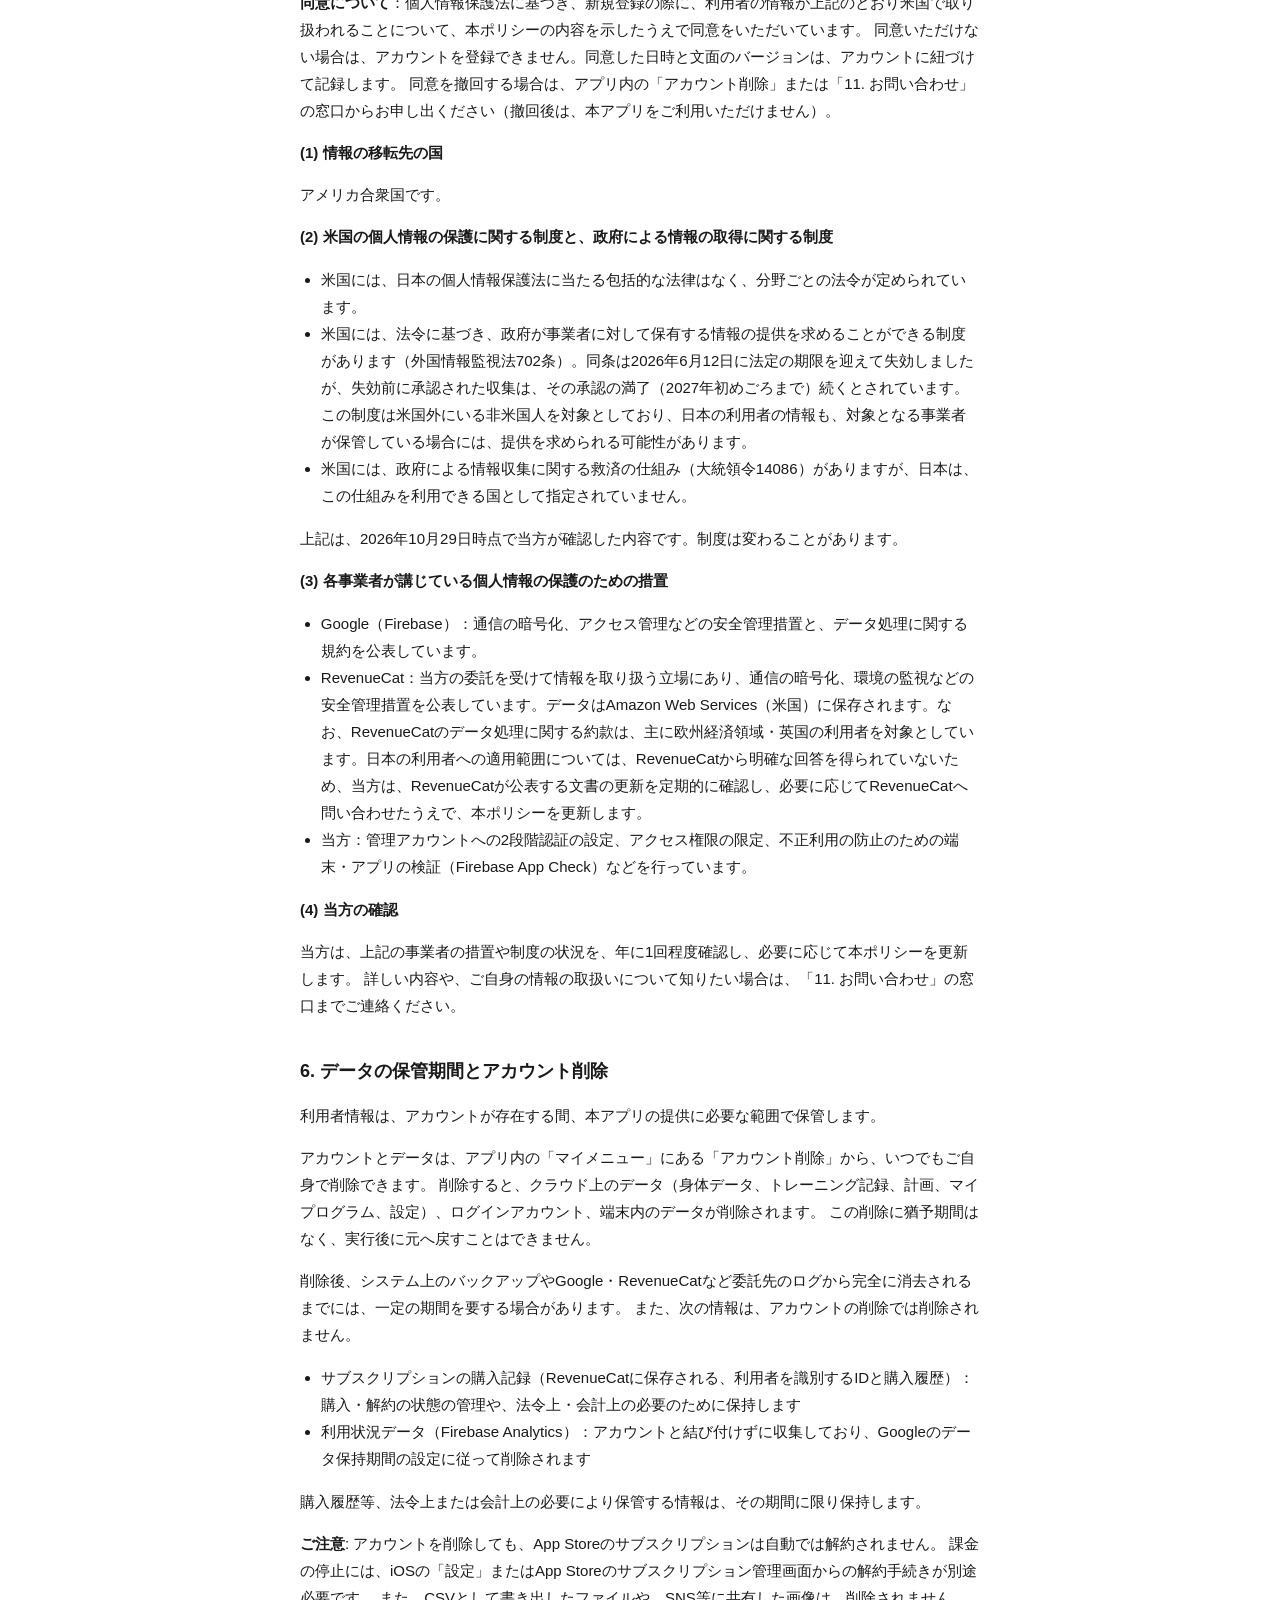
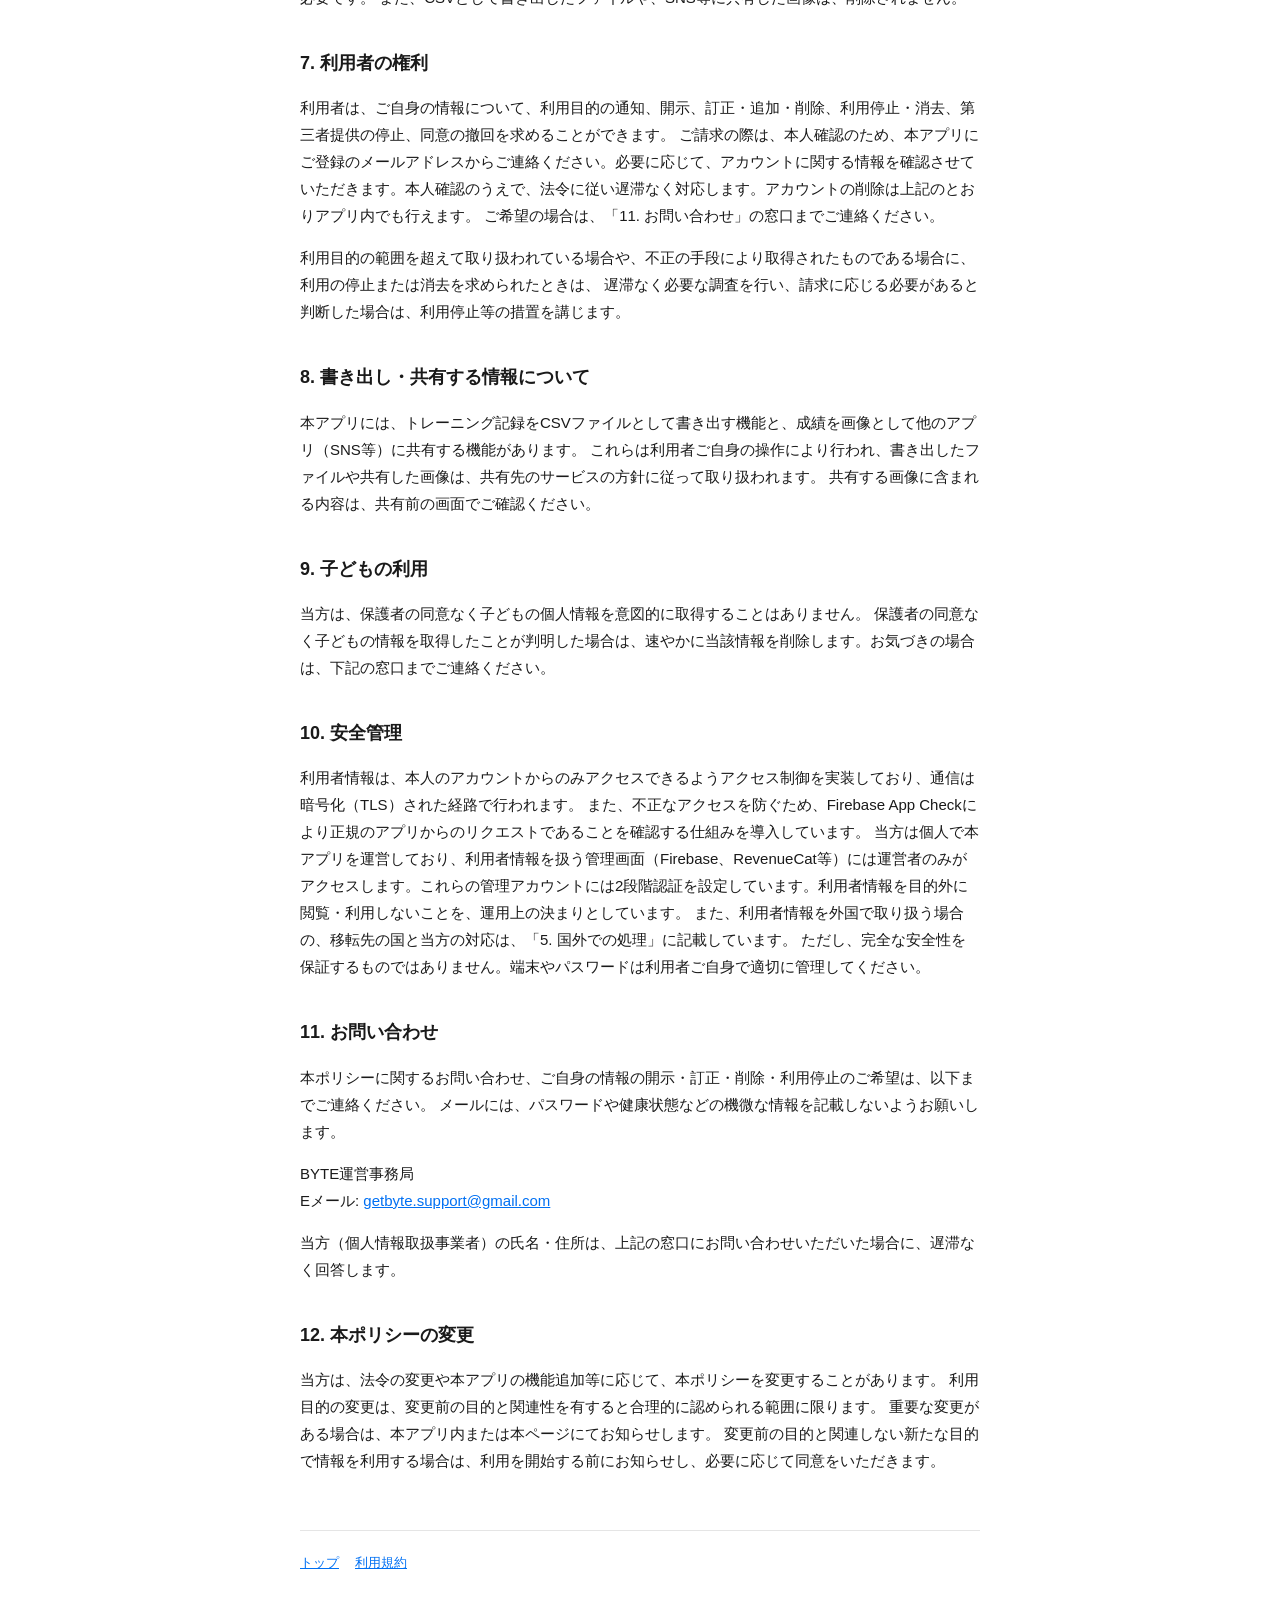
<file: privacy.html>
<!doctype html>
<html lang="ja">
<head>
<meta charset="utf-8">
<meta name="viewport" content="width=device-width, initial-scale=1">
<title>プライバシーポリシー | BYTE</title>
<link rel="stylesheet" href="style.css">
</head>
<body>
<div class="wrap">
  <header class="site"><a href="/">BYTE</a></header>
  <h1>プライバシーポリシー</h1>
  <p class="updated">最終更新日: 2026年10月29日</p>

  <p>
    BYTE運営事務局（以下「当方」といいます）は、トレーニング記録アプリ「BYTE」（以下「本アプリ」といいます）における
    利用者情報の取り扱いについて、以下のとおりプライバシーポリシー（以下「本ポリシー」といいます）を定めます。
    当方は日本から本アプリを運営しています。
  </p>

  <h2>1. 取得する情報</h2>
  <p>
    本アプリの利用にあたり、当方は以下の情報を取得します。情報の入力は原則として任意ですが、入力されない場合は、その情報を使う機能が
    利用できない、または正しく表示されないことがあります（例：体重が未入力の場合、自重種目のボリュームは自重を0として計算されます。身長・体重が未入力の場合、BMIは表示されません）。
  </p>
  <ul>
    <li><strong>アカウント情報</strong>: メールアドレス、パスワード（Firebase Authenticationにより管理されます。氏名・プロフィール写真は取得しません）</li>
    <li><strong>身体データ</strong>: 身長・体重（いずれも任意入力です）。BMIの表示と、自重種目のボリューム計算に使用します。自重種目を記録した際は、その時点の体重がトレーニング記録に併せて保存されます。これらはアカウントに紐づく情報として、個人情報と同様に取り扱います</li>
    <li><strong>トレーニング記録</strong>: 種目名・重量・回数・セット数・実施日、計画（予定）、ご自身で追加した種目（オリジナル種目）などの記録内容。成長記録やBIT／BYTEの達成状況は、これらの記録から本アプリが算出します</li>
    <li><strong>マイプログラム（マイプラン）・設定情報</strong>: 作成したトレーニングメニュー（メモを含みます）、種目の表示設定、休憩時間などのアプリ内設定、アプリの紹介画面を最後まで見たかどうかの状態</li>
    <li><strong>同意の記録</strong>: アカウント登録時にいただいた、利用規約・プライバシーポリシー（個人情報が米国で取り扱われることを含みます）への同意について、同意した日時と、同意した文面のバージョンを、アカウントに紐づけて記録します</li>
    <li><strong>購入情報</strong>: サブスクリプションの契約状況（決済自体はApple（App Store）が処理し、当方はクレジットカード番号等を取得しません）</li>
    <li><strong>端末・技術情報</strong>: 不正利用の防止のために行う端末・アプリの検証（Firebase App Check）に関する情報</li>
    <li><strong>利用状況データ</strong>: 本アプリの利用状況に関する統計情報（Firebase Analyticsを通じて取得します）。画面の表示、機能の利用などの操作イベント、OSの種類・バージョンや端末モデル等の一般的な端末情報、本アプリが自動で生成する匿名の識別子（アプリインスタンスID）が含まれます。詳細は「4. 第三者への提供・委託」をご確認ください</li>
    <li><strong>お問い合わせ内容</strong>: メールでご連絡いただいた場合の、メールアドレスと本文</li>
  </ul>
  <p>
    現在、本アプリはヘルスケア（Apple Health等）との連携を行わず、これらのデータにはアクセスしません。また、位置情報、連絡先、写真、マイク等へのアクセスも行っていません。
    これらの機能を追加する場合は、事前に本ポリシーを改定します。
  </p>

  <h2>2. 情報の利用目的</h2>
  <ul>
    <li>本アプリの提供・機能の実現（記録の保存・表示、成長記録・BIT／BYTEの算出、クラウドでのデータ同期など）</li>
    <li>サブスクリプション契約の管理および有料機能の提供</li>
    <li>お問い合わせへの対応</li>
    <li>本アプリの品質改善・不具合対応、利用状況の把握</li>
    <li>不正アクセス・不正利用の防止、セキュリティの確保</li>
    <li>法令に基づく対応</li>
    <li>上記に付随する目的</li>
  </ul>
  <p>身体データを含め、取得した情報を広告配信やプロファイリングのために利用することはありません。</p>

  <h2>3. 端末内の保存とクラウド同期</h2>
  <p>
    本アプリは、トレーニング記録・設定・ログイン状態を端末内に保存します。あわせて、アカウント情報、身体データ、トレーニング記録、計画、マイプログラムは
    当方のクラウド（Firebase）にも保存・同期されます。機種変更や再インストールの際は、ログインすることでクラウド上のデータを復元できます。
    本アプリをアンインストールしただけでは、クラウド上のデータは削除されません。削除する場合は、「6. データの保管期間とアカウント削除」をご確認ください。
    なお、マイメニューのトレーニング目標（MY GOAL）は、この端末内にのみ保存され、当方には送信されません（機種変更や再インストールでは復元されません）。
  </p>

  <h2>4. 第三者への提供・委託</h2>
  <p>当方は、取得した情報を以下の外部サービスに取り扱わせることがあります。</p>
  <ul>
    <li><strong>Firebase（Google）</strong>: アカウント管理（Authentication）、データ保存（Firestore。トレーニング記録や身体データなど、アカウントに紐づく情報の保存・同期）、不正利用の防止（App Check）、利用状況の分析（Analytics）として利用します</li>
    <li><strong>RevenueCat</strong>: サブスクリプション契約の管理のため、識別子（氏名やメールアドレスを含まないID）と購入情報を連携し、購入状態の確認に使用します</li>
    <li><strong>Apple（App Store）</strong>: アプリの配信、決済処理、サブスクリプション管理のため。Appleはご自身のポリシーに基づいて情報を取り扱います</li>
  </ul>

  <p><strong>Firebase Analyticsについて</strong></p>
  <ul>
    <li>送信先: Google（Firebase Analytics）</li>
    <li>送信される情報: 画面の表示・機能の利用などの操作イベント、OSの種類・バージョンや端末モデル等の一般的な端末情報、アプリインスタンスID</li>
    <li>利用目的: 本アプリの改善、機能の利用状況の把握</li>
    <li>送信されない情報: トレーニング記録の内容、身体データ、メールアドレス、メモの内容は、分析のために送信しません。また、他社のアプリやWebサイトを横断した追跡（トラッキング）は行いません</li>
    <li>設定: 広告ID（IDFA）を取得しない構成で利用しています。Googleシグナル（Googleアカウントの情報との関連付けによる、年齢層・性別・興味関心などの分析）は利用せず、Google広告との連携も行いません。Googleとのデータ共有に関する設定も、有効にしていません</li>
    <li>Googleにおける情報の取り扱いは、Googleのプライバシーポリシーおよび関連する規約に従います</li>
  </ul>

  <p>
    上記を除き、次の場合を除いて、取得した情報を同意なく第三者に提供することはありません。
  </p>
  <ul>
    <li>法令に基づく場合</li>
    <li>人の生命、身体または財産の保護のために必要がある場合であって、本人の同意を得ることが困難であるとき</li>
    <li>国の機関もしくは地方公共団体またはその委託を受けた者が法令の定める事務を遂行することに協力する必要がある場合であって、本人の同意を得ることにより当該事務の遂行に支障を及ぼすおそれがあるとき</li>
    <li>合併、事業譲渡その他の事由による事業の承継に伴って提供する場合（承継先が本ポリシーに沿って情報を取り扱うよう求めます）</li>
  </ul>
  <p>
    当方は、上記の外部サービスに取り扱いを委託する場合、委託先に対して必要かつ適切な監督を行います。
    現在、本アプリは第三者の広告配信SDKを使用しておらず、広告配信を目的とした情報提供も行いません。
    将来、広告を導入する場合は、事前に本ポリシーを改定してお知らせし、必要な場合は、App Tracking Transparencyにより許可をお尋ねします。
  </p>

  <h2>5. 国外での処理</h2>
  <p>
    本アプリは、アカウント管理、データの保存、サブスクリプションの管理のため、取得した情報の取扱いをGoogle（Firebase）およびRevenueCatに委託しています。
    これらの事業者は、<strong>米国</strong>で情報を保存・処理する場合があります。
    なお、トレーニング記録などのデータベース（Firestore）は日本（東京リージョン）に置いています。
  </p>
  <p>
    <strong>同意について</strong>：個人情報保護法に基づき、新規登録の際に、利用者の情報が上記のとおり米国で取り扱われることについて、本ポリシーの内容を示したうえで同意をいただいています。
    同意いただけない場合は、アカウントを登録できません。同意した日時と文面のバージョンは、アカウントに紐づけて記録します。
    同意を撤回する場合は、アプリ内の「アカウント削除」または「11. お問い合わせ」の窓口からお申し出ください（撤回後は、本アプリをご利用いただけません）。
  </p>
  <p><strong>(1) 情報の移転先の国</strong></p>
  <p>アメリカ合衆国です。</p>
  <p><strong>(2) 米国の個人情報の保護に関する制度と、政府による情報の取得に関する制度</strong></p>
  <ul>
    <li>米国には、日本の個人情報保護法に当たる包括的な法律はなく、分野ごとの法令が定められています。</li>
    <li>米国には、法令に基づき、政府が事業者に対して保有する情報の提供を求めることができる制度があります（外国情報監視法702条）。同条は2026年6月12日に法定の期限を迎えて失効しましたが、失効前に承認された収集は、その承認の満了（2027年初めごろまで）続くとされています。この制度は米国外にいる非米国人を対象としており、日本の利用者の情報も、対象となる事業者が保管している場合には、提供を求められる可能性があります。</li>
    <li>米国には、政府による情報収集に関する救済の仕組み（大統領令14086）がありますが、日本は、この仕組みを利用できる国として指定されていません。</li>
  </ul>
  <p>上記は、2026年10月29日時点で当方が確認した内容です。制度は変わることがあります。</p>
  <p><strong>(3) 各事業者が講じている個人情報の保護のための措置</strong></p>
  <ul>
    <li>Google（Firebase）：通信の暗号化、アクセス管理などの安全管理措置と、データ処理に関する規約を公表しています。</li>
    <li>RevenueCat：当方の委託を受けて情報を取り扱う立場にあり、通信の暗号化、環境の監視などの安全管理措置を公表しています。データはAmazon Web Services（米国）に保存されます。なお、RevenueCatのデータ処理に関する約款は、主に欧州経済領域・英国の利用者を対象としています。日本の利用者への適用範囲については、RevenueCatから明確な回答を得られていないため、当方は、RevenueCatが公表する文書の更新を定期的に確認し、必要に応じてRevenueCatへ問い合わせたうえで、本ポリシーを更新します。</li>
    <li>当方：管理アカウントへの2段階認証の設定、アクセス権限の限定、不正利用の防止のための端末・アプリの検証（Firebase App Check）などを行っています。</li>
  </ul>
  <p><strong>(4) 当方の確認</strong></p>
  <p>
    当方は、上記の事業者の措置や制度の状況を、年に1回程度確認し、必要に応じて本ポリシーを更新します。
    詳しい内容や、ご自身の情報の取扱いについて知りたい場合は、「11. お問い合わせ」の窓口までご連絡ください。
  </p>

  <h2>6. データの保管期間とアカウント削除</h2>
  <p>
    利用者情報は、アカウントが存在する間、本アプリの提供に必要な範囲で保管します。
  </p>
  <p>
    アカウントとデータは、アプリ内の「マイメニュー」にある「アカウント削除」から、いつでもご自身で削除できます。
    削除すると、クラウド上のデータ（身体データ、トレーニング記録、計画、マイプログラム、設定）、ログインアカウント、端末内のデータが削除されます。
    この削除に猶予期間はなく、実行後に元へ戻すことはできません。
  </p>
  <p>
    削除後、システム上のバックアップやGoogle・RevenueCatなど委託先のログから完全に消去されるまでには、一定の期間を要する場合があります。
    また、次の情報は、アカウントの削除では削除されません。
  </p>
  <ul>
    <li>サブスクリプションの購入記録（RevenueCatに保存される、利用者を識別するIDと購入履歴）：購入・解約の状態の管理や、法令上・会計上の必要のために保持します</li>
    <li>利用状況データ（Firebase Analytics）：アカウントと結び付けずに収集しており、Googleのデータ保持期間の設定に従って削除されます</li>
  </ul>
  <p>
    購入履歴等、法令上または会計上の必要により保管する情報は、その期間に限り保持します。
  </p>
  <p>
    <strong>ご注意</strong>: アカウントを削除しても、App Storeのサブスクリプションは自動では解約されません。
    課金の停止には、iOSの「設定」またはApp Storeのサブスクリプション管理画面からの解約手続きが別途必要です。
    また、CSVとして書き出したファイルや、SNS等に共有した画像は、削除されません。
  </p>

  <h2>7. 利用者の権利</h2>
  <p>
    利用者は、ご自身の情報について、利用目的の通知、開示、訂正・追加・削除、利用停止・消去、第三者提供の停止、同意の撤回を求めることができます。
    ご請求の際は、本人確認のため、本アプリにご登録のメールアドレスからご連絡ください。必要に応じて、アカウントに関する情報を確認させていただきます。本人確認のうえで、法令に従い遅滞なく対応します。アカウントの削除は上記のとおりアプリ内でも行えます。
    ご希望の場合は、「11. お問い合わせ」の窓口までご連絡ください。
  </p>
  <p>
    利用目的の範囲を超えて取り扱われている場合や、不正の手段により取得されたものである場合に、利用の停止または消去を求められたときは、
    遅滞なく必要な調査を行い、請求に応じる必要があると判断した場合は、利用停止等の措置を講じます。
  </p>

  <h2>8. 書き出し・共有する情報について</h2>
  <p>
    本アプリには、トレーニング記録をCSVファイルとして書き出す機能と、成績を画像として他のアプリ（SNS等）に共有する機能があります。
    これらは利用者ご自身の操作により行われ、書き出したファイルや共有した画像は、共有先のサービスの方針に従って取り扱われます。
    共有する画像に含まれる内容は、共有前の画面でご確認ください。
  </p>

  <h2>9. 子どもの利用</h2>
  <p>
    当方は、保護者の同意なく子どもの個人情報を意図的に取得することはありません。
    保護者の同意なく子どもの情報を取得したことが判明した場合は、速やかに当該情報を削除します。お気づきの場合は、下記の窓口までご連絡ください。
  </p>

  <h2>10. 安全管理</h2>
  <p>
    利用者情報は、本人のアカウントからのみアクセスできるようアクセス制御を実装しており、通信は暗号化（TLS）された経路で行われます。
    また、不正なアクセスを防ぐため、Firebase App Checkにより正規のアプリからのリクエストであることを確認する仕組みを導入しています。
    当方は個人で本アプリを運営しており、利用者情報を扱う管理画面（Firebase、RevenueCat等）には運営者のみがアクセスします。これらの管理アカウントには2段階認証を設定しています。利用者情報を目的外に閲覧・利用しないことを、運用上の決まりとしています。
    また、利用者情報を外国で取り扱う場合の、移転先の国と当方の対応は、「5. 国外での処理」に記載しています。
    ただし、完全な安全性を保証するものではありません。端末やパスワードは利用者ご自身で適切に管理してください。
  </p>

  <h2>11. お問い合わせ</h2>
  <p>
    本ポリシーに関するお問い合わせ、ご自身の情報の開示・訂正・削除・利用停止のご希望は、以下までご連絡ください。
    メールには、パスワードや健康状態などの機微な情報を記載しないようお願いします。
  </p>
  <p>BYTE運営事務局<br>Eメール: <a href="mailto:getbyte.support@gmail.com">getbyte.support@gmail.com</a></p>
  <p>当方（個人情報取扱事業者）の氏名・住所は、上記の窓口にお問い合わせいただいた場合に、遅滞なく回答します。</p>

  <h2>12. 本ポリシーの変更</h2>
  <p>
    当方は、法令の変更や本アプリの機能追加等に応じて、本ポリシーを変更することがあります。
    利用目的の変更は、変更前の目的と関連性を有すると合理的に認められる範囲に限ります。
    重要な変更がある場合は、本アプリ内または本ページにてお知らせします。
    変更前の目的と関連しない新たな目的で情報を利用する場合は、利用を開始する前にお知らせし、必要に応じて同意をいただきます。
  </p>

  <footer>
    <a href="/">トップ</a>
    <a href="/terms.html">利用規約</a>
  </footer>
</div>
</body>
</html>
</file>
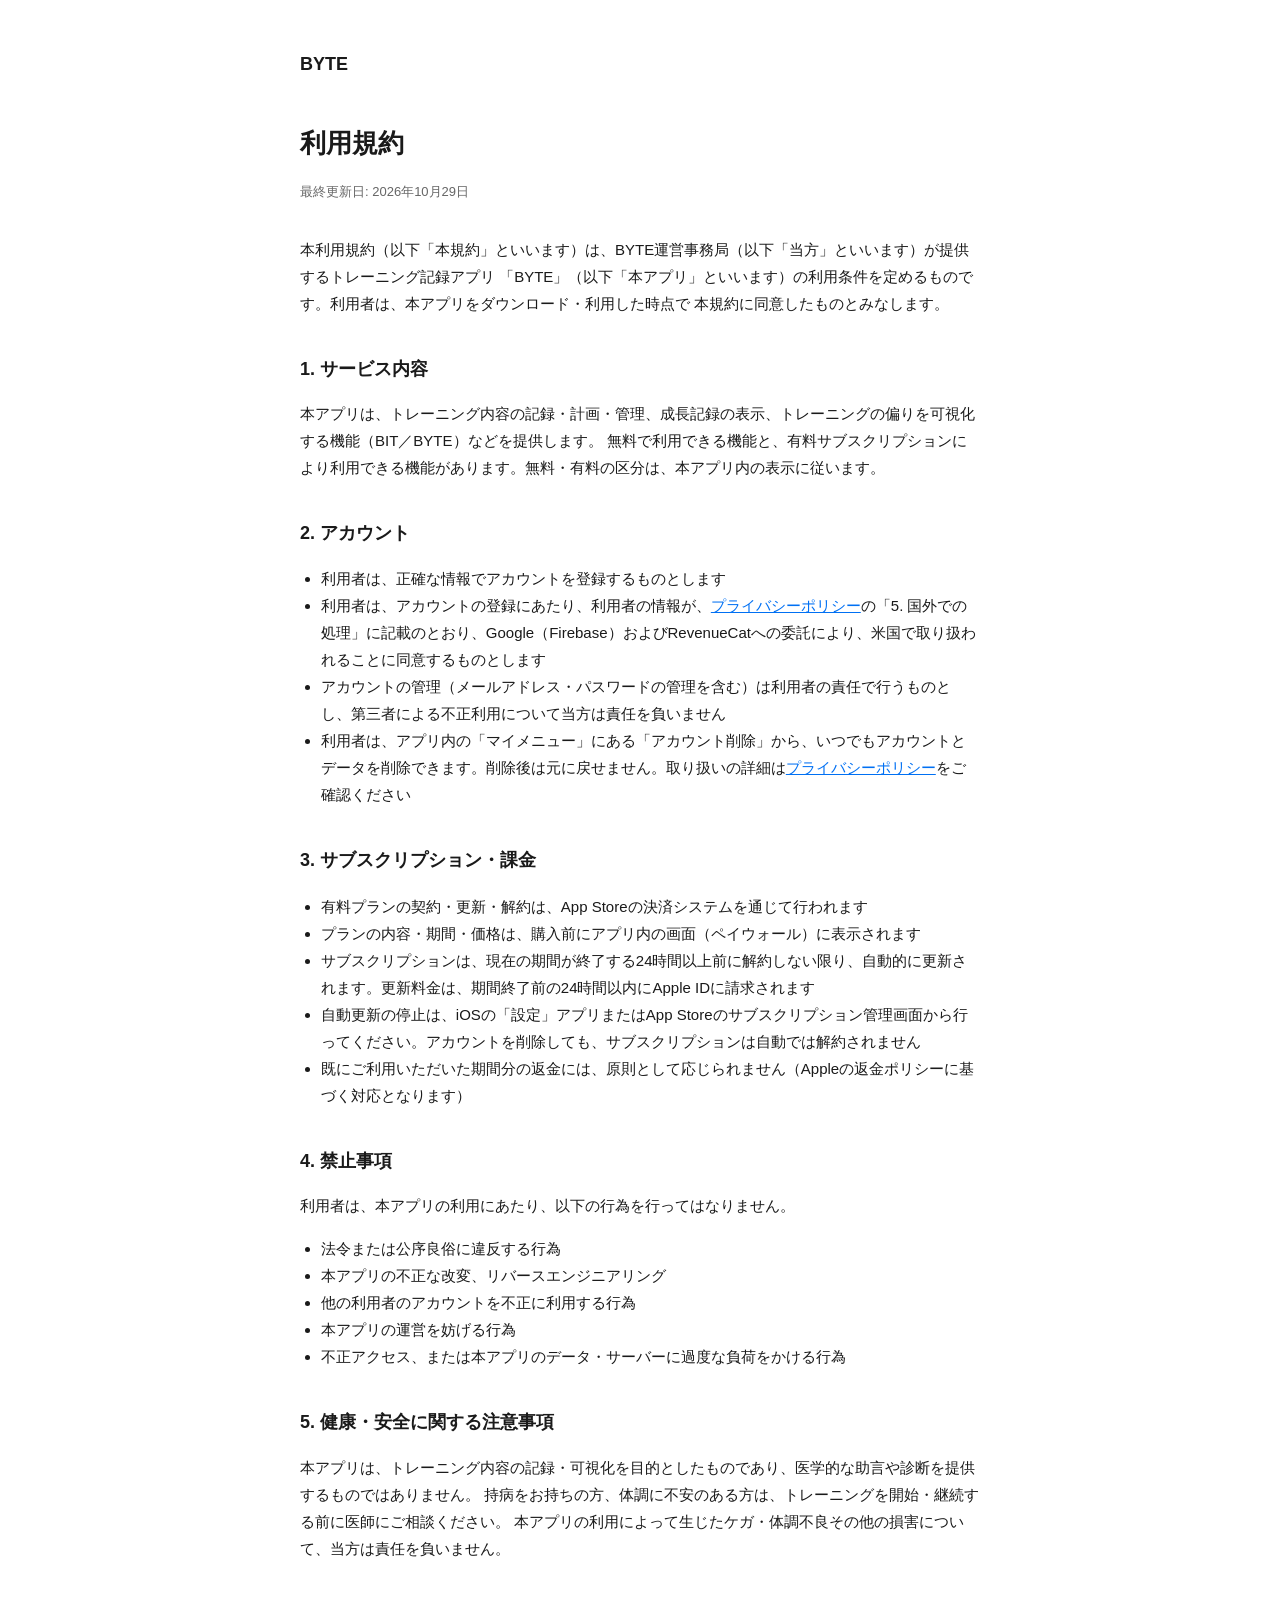
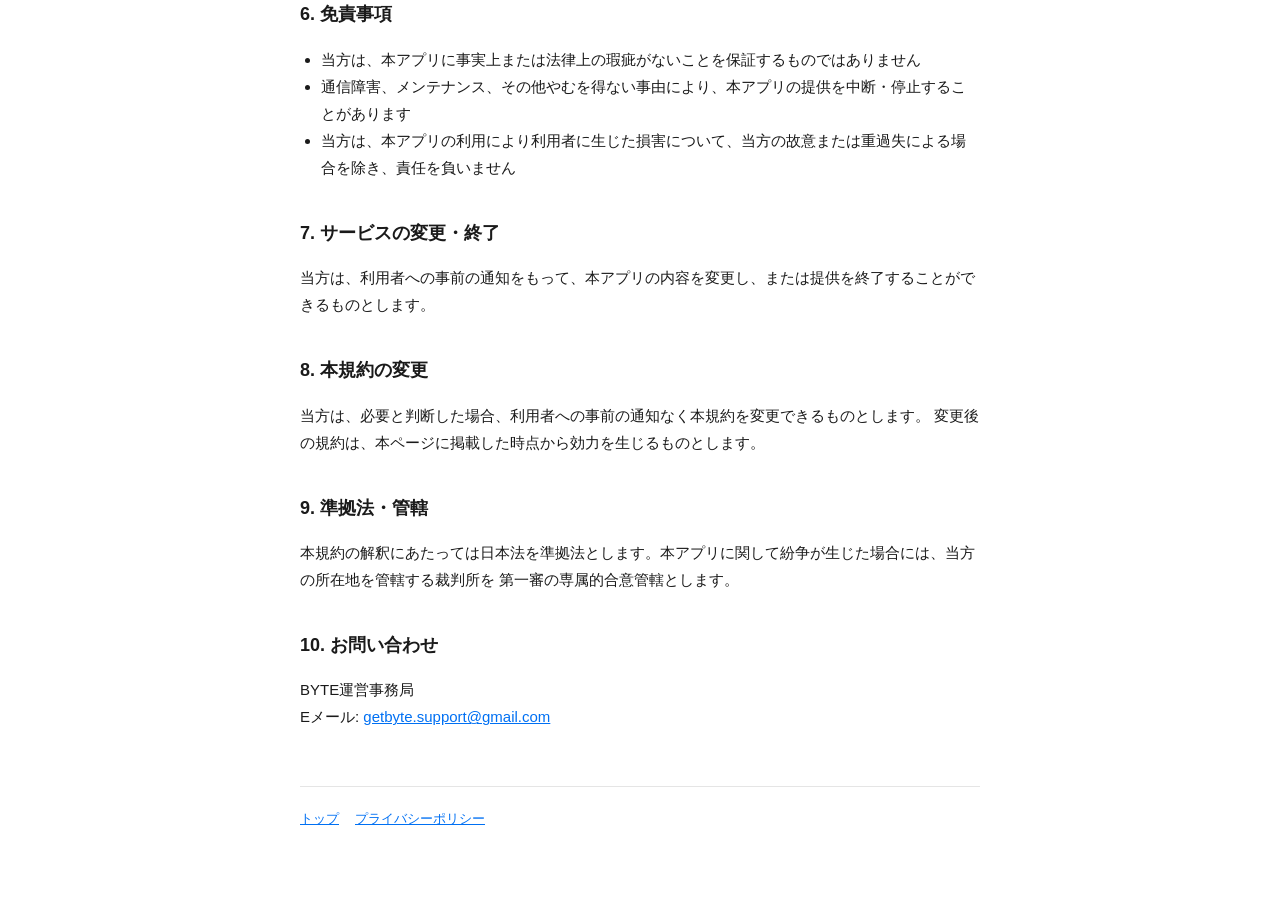
<file: terms.html>
<!doctype html>
<html lang="ja">
<head>
<meta charset="utf-8">
<meta name="viewport" content="width=device-width, initial-scale=1">
<title>利用規約 | BYTE</title>
<link rel="stylesheet" href="style.css">
</head>
<body>
<div class="wrap">
  <header class="site"><a href="/">BYTE</a></header>
  <h1>利用規約</h1>
  <p class="updated">最終更新日: 2026年10月29日</p>

  <p>
    本利用規約（以下「本規約」といいます）は、BYTE運営事務局（以下「当方」といいます）が提供するトレーニング記録アプリ
    「BYTE」（以下「本アプリ」といいます）の利用条件を定めるものです。利用者は、本アプリをダウンロード・利用した時点で
    本規約に同意したものとみなします。
  </p>

  <h2>1. サービス内容</h2>
  <p>
    本アプリは、トレーニング内容の記録・計画・管理、成長記録の表示、トレーニングの偏りを可視化する機能（BIT／BYTE）などを提供します。
    無料で利用できる機能と、有料サブスクリプションにより利用できる機能があります。無料・有料の区分は、本アプリ内の表示に従います。
  </p>

  <h2>2. アカウント</h2>
  <ul>
    <li>利用者は、正確な情報でアカウントを登録するものとします</li>
    <li>利用者は、アカウントの登録にあたり、利用者の情報が、<a href="/privacy.html">プライバシーポリシー</a>の「5. 国外での処理」に記載のとおり、Google（Firebase）およびRevenueCatへの委託により、米国で取り扱われることに同意するものとします</li>
    <li>アカウントの管理（メールアドレス・パスワードの管理を含む）は利用者の責任で行うものとし、第三者による不正利用について当方は責任を負いません</li>
    <li>利用者は、アプリ内の「マイメニュー」にある「アカウント削除」から、いつでもアカウントとデータを削除できます。削除後は元に戻せません。取り扱いの詳細は<a href="/privacy.html">プライバシーポリシー</a>をご確認ください</li>
  </ul>

  <h2>3. サブスクリプション・課金</h2>
  <ul>
    <li>有料プランの契約・更新・解約は、App Storeの決済システムを通じて行われます</li>
    <li>プランの内容・期間・価格は、購入前にアプリ内の画面（ペイウォール）に表示されます</li>
    <li>サブスクリプションは、現在の期間が終了する24時間以上前に解約しない限り、自動的に更新されます。更新料金は、期間終了前の24時間以内にApple IDに請求されます</li>
    <li>自動更新の停止は、iOSの「設定」アプリまたはApp Storeのサブスクリプション管理画面から行ってください。アカウントを削除しても、サブスクリプションは自動では解約されません</li>
    <li>既にご利用いただいた期間分の返金には、原則として応じられません（Appleの返金ポリシーに基づく対応となります）</li>
  </ul>

  <h2>4. 禁止事項</h2>
  <p>利用者は、本アプリの利用にあたり、以下の行為を行ってはなりません。</p>
  <ul>
    <li>法令または公序良俗に違反する行為</li>
    <li>本アプリの不正な改変、リバースエンジニアリング</li>
    <li>他の利用者のアカウントを不正に利用する行為</li>
    <li>本アプリの運営を妨げる行為</li>
    <li>不正アクセス、または本アプリのデータ・サーバーに過度な負荷をかける行為</li>
  </ul>

  <h2>5. 健康・安全に関する注意事項</h2>
  <p>
    本アプリは、トレーニング内容の記録・可視化を目的としたものであり、医学的な助言や診断を提供するものではありません。
    持病をお持ちの方、体調に不安のある方は、トレーニングを開始・継続する前に医師にご相談ください。
    本アプリの利用によって生じたケガ・体調不良その他の損害について、当方は責任を負いません。
  </p>

  <h2>6. 免責事項</h2>
  <ul>
    <li>当方は、本アプリに事実上または法律上の瑕疵がないことを保証するものではありません</li>
    <li>通信障害、メンテナンス、その他やむを得ない事由により、本アプリの提供を中断・停止することがあります</li>
    <li>当方は、本アプリの利用により利用者に生じた損害について、当方の故意または重過失による場合を除き、責任を負いません</li>
  </ul>

  <h2>7. サービスの変更・終了</h2>
  <p>
    当方は、利用者への事前の通知をもって、本アプリの内容を変更し、または提供を終了することができるものとします。
  </p>

  <h2>8. 本規約の変更</h2>
  <p>
    当方は、必要と判断した場合、利用者への事前の通知なく本規約を変更できるものとします。
    変更後の規約は、本ページに掲載した時点から効力を生じるものとします。
  </p>

  <h2>9. 準拠法・管轄</h2>
  <p>
    本規約の解釈にあたっては日本法を準拠法とします。本アプリに関して紛争が生じた場合には、当方の所在地を管轄する裁判所を
    第一審の専属的合意管轄とします。
  </p>

  <h2>10. お問い合わせ</h2>
  <p>BYTE運営事務局<br>Eメール: <a href="mailto:getbyte.support@gmail.com">getbyte.support@gmail.com</a></p>

  <footer>
    <a href="/">トップ</a>
    <a href="/privacy.html">プライバシーポリシー</a>
  </footer>
</div>
</body>
</html>
</file>
<file: style.css>
:root {
  color-scheme: light;
  --text: #1a1a1a;
  --muted: #666;
  --bg: #fff;
  --border: #e5e5e5;
  --accent: #0070f3;
}
* { box-sizing: border-box; }
body {
  margin: 0;
  background: var(--bg);
  color: var(--text);
  font-family: -apple-system, BlinkMacSystemFont, "Hiragino Sans", "Yu Gothic", sans-serif;
  line-height: 1.8;
}
.wrap {
  max-width: 720px;
  margin: 0 auto;
  padding: 48px 20px 80px;
}
header.site {
  display: flex;
  align-items: center;
  gap: 10px;
  margin-bottom: 40px;
}
header.site a {
  color: var(--text);
  text-decoration: none;
  font-weight: 700;
  font-size: 18px;
}
h1 { font-size: 26px; margin-bottom: 4px; }
.updated { color: var(--muted); font-size: 13px; margin-bottom: 32px; }
h2 { font-size: 18px; margin-top: 36px; margin-bottom: 8px; }
p, li { font-size: 15px; }
ul { padding-left: 1.3em; }
a { color: var(--accent); }
footer {
  margin-top: 56px;
  padding-top: 20px;
  border-top: 1px solid var(--border);
  font-size: 13px;
  color: var(--muted);
  display: flex;
  gap: 16px;
}
.home-hero {
  text-align: center;
  padding: 60px 0 40px;
}
.home-hero h1 { font-size: 32px; }
.home-hero p { color: var(--muted); }
.home-links {
  display: flex;
  gap: 16px;
  justify-content: center;
  margin-top: 24px;
}
</file>
